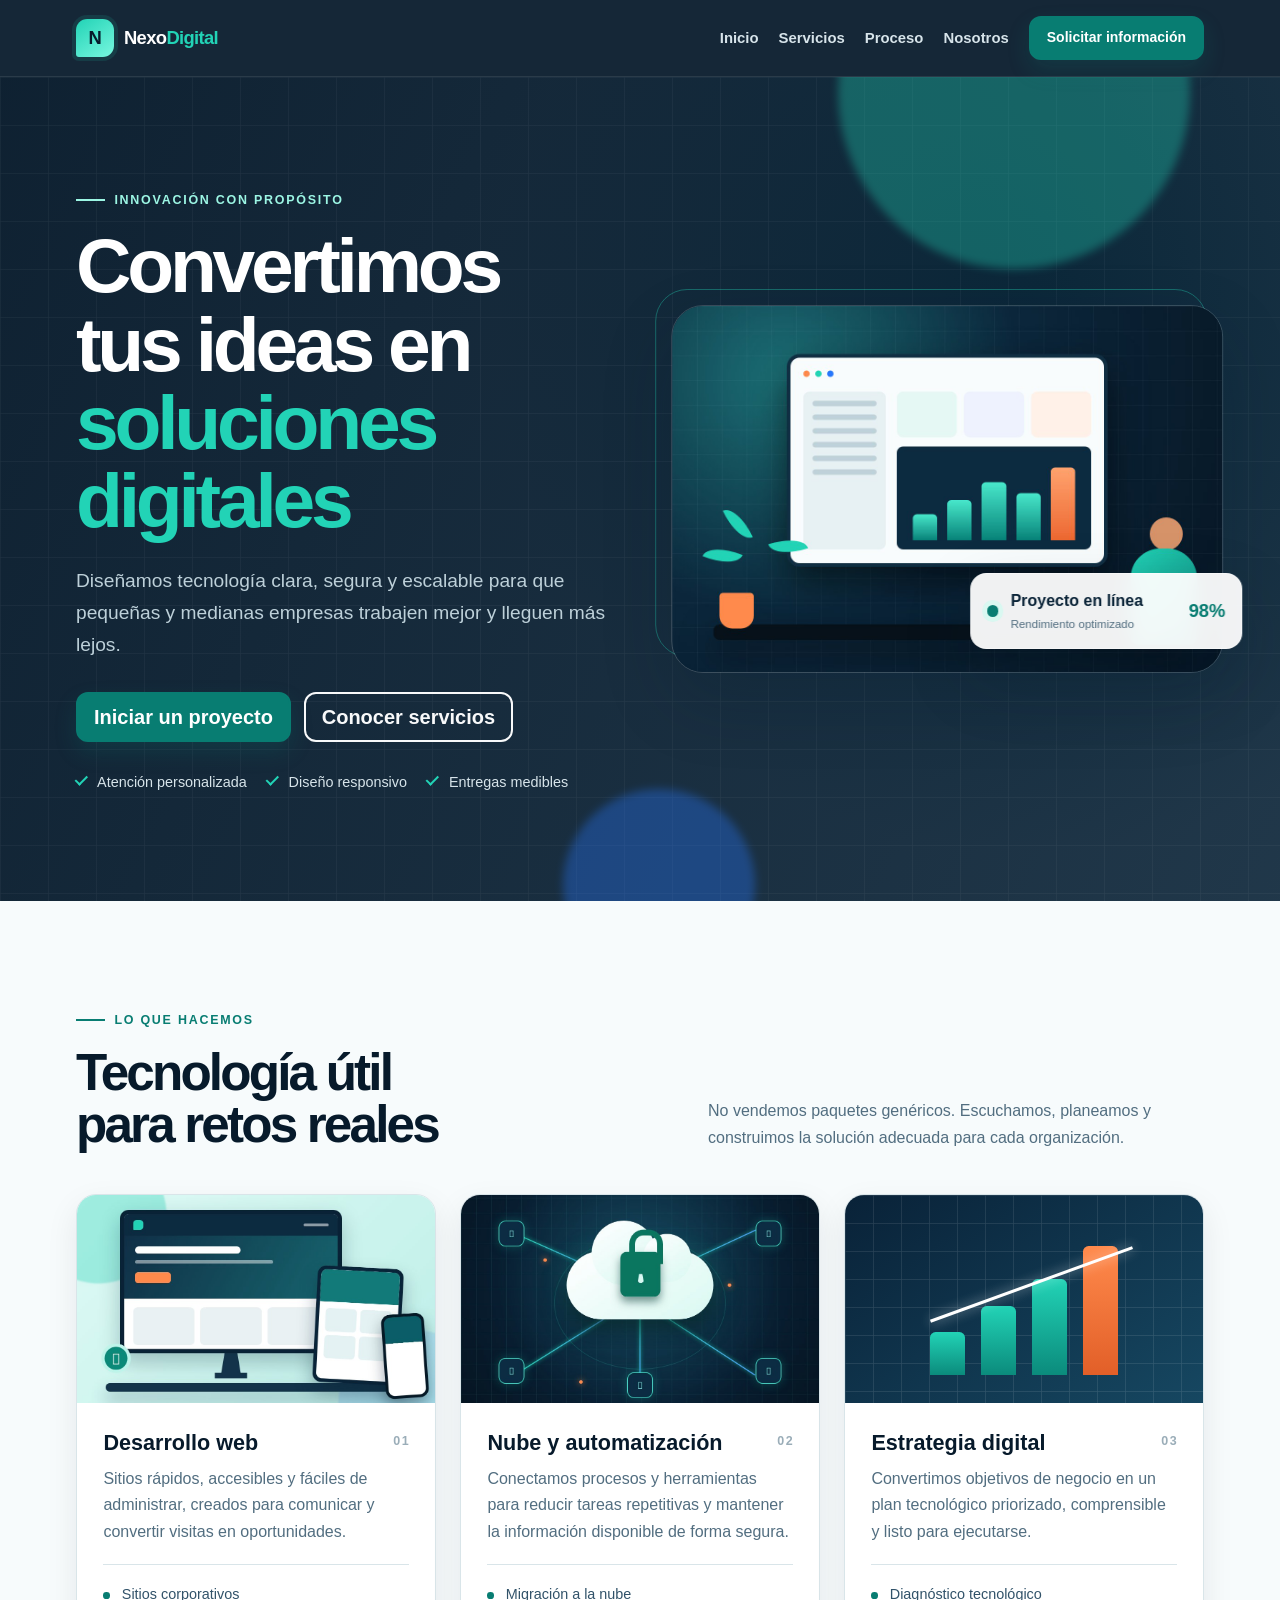
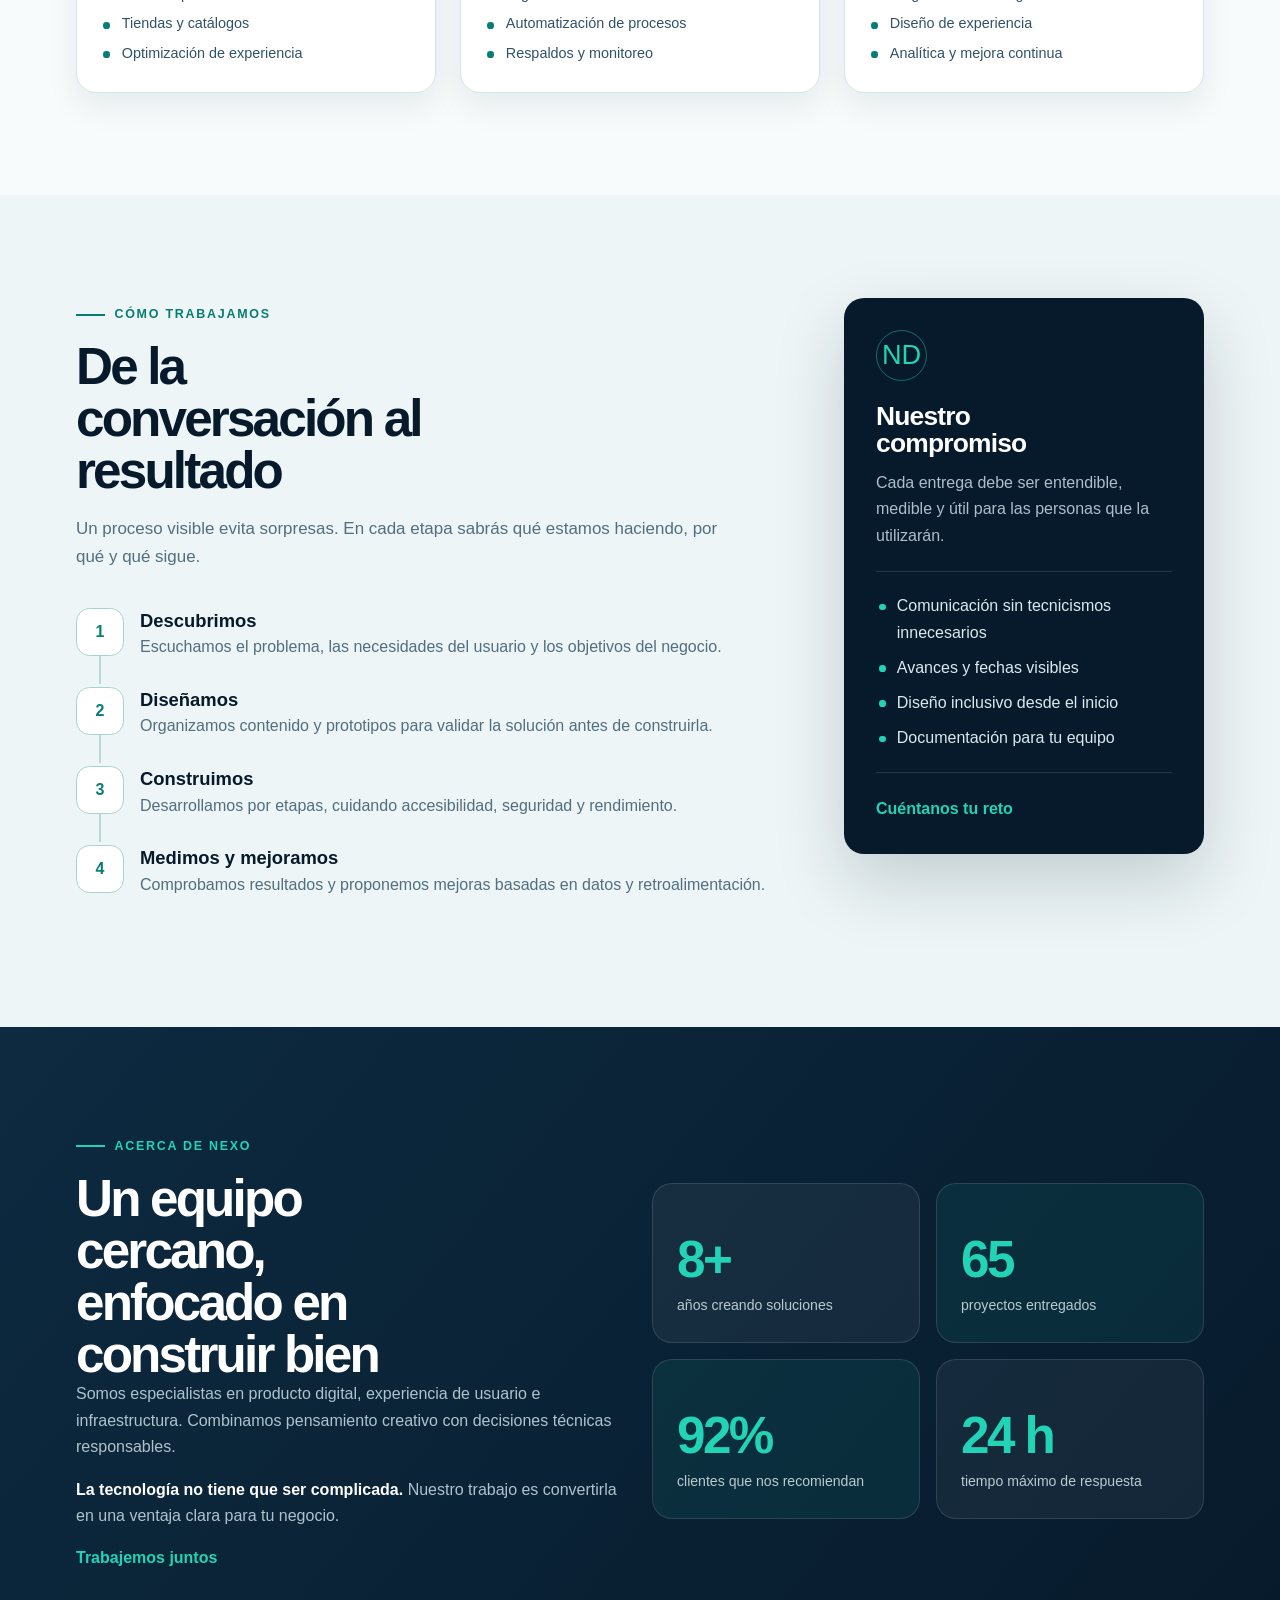
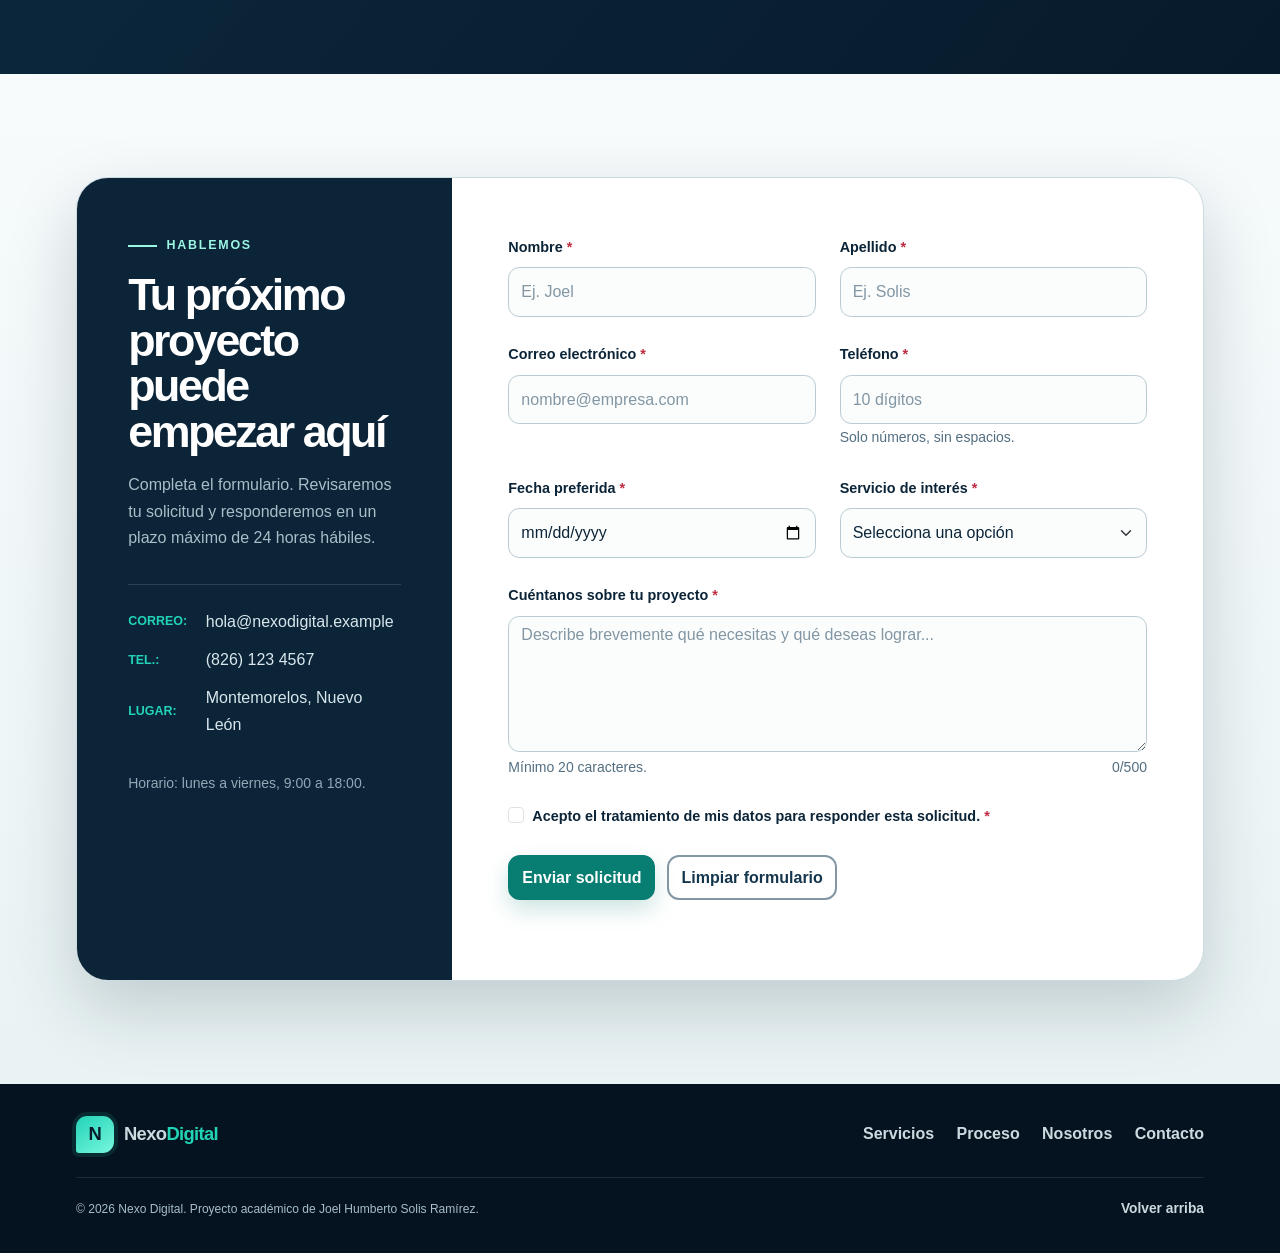
<file: index.html>
<!doctype html>
<html lang="es-MX">
<head>
  <meta charset="UTF-8">
  <meta name="viewport" content="width=device-width, initial-scale=1.0">
  <meta name="description" content="Nexo Digital crea sitios web, soluciones en la nube y experiencias digitales para empresas que quieren crecer.">
  <meta name="author" content="Joel Humberto Solis Ramírez">
  <meta name="theme-color" content="#071a2b">
  <title>Nexo Digital | Tecnología que impulsa tu negocio</title>

  <!-- Framework: Bootstrap 5.3.8 (grid, navbar, cards, botones y formularios). -->
  <link href="https://cdn.jsdelivr.net/npm/bootstrap@5.3.8/dist/css/bootstrap.min.css" rel="stylesheet">
  <link rel="stylesheet" href="css/style.css">
</head>
<body>
  <a class="skip-link" href="#contenido-principal">Saltar al contenido principal</a>

  <header class="site-header sticky-top">
    <!-- Componente Bootstrap: navbar responsiva con menú colapsable. -->
    <nav class="navbar navbar-expand-lg" aria-label="Navegación principal">
      <div class="container">
        <a class="navbar-brand" href="#inicio" aria-label="Nexo Digital, ir al inicio">
          <span class="brand-mark" aria-hidden="true">N</span>
          <span>Nexo<span class="brand-accent">Digital</span></span>
        </a>
        <button class="navbar-toggler" type="button" data-bs-toggle="collapse" data-bs-target="#menuPrincipal" aria-controls="menuPrincipal" aria-expanded="false" aria-label="Abrir menú de navegación">
          <span class="navbar-toggler-icon"></span>
        </button>
        <div class="collapse navbar-collapse" id="menuPrincipal">
          <ul class="navbar-nav ms-auto align-items-lg-center gap-lg-1">
            <li class="nav-item"><a class="nav-link" href="#inicio">Inicio</a></li>
            <li class="nav-item"><a class="nav-link" href="#servicios">Servicios</a></li>
            <li class="nav-item"><a class="nav-link" href="#proceso">Proceso</a></li>
            <li class="nav-item"><a class="nav-link" href="#nosotros">Nosotros</a></li>
            <li class="nav-item ms-lg-2"><a class="btn btn-primary btn-sm nav-cta" href="#contacto">Solicitar información</a></li>
          </ul>
        </div>
      </div>
    </nav>
  </header>

  <main id="contenido-principal">
    <section class="hero" id="inicio" aria-labelledby="titulo-principal">
      <div class="hero-orb hero-orb-one" aria-hidden="true"></div>
      <div class="hero-orb hero-orb-two" aria-hidden="true"></div>
      <div class="container position-relative">
        <!-- Sistema grid de Bootstrap: una columna en móvil y dos desde lg. -->
        <div class="row align-items-center g-4">
          <div class="col-12 col-lg-6">
            <p class="eyebrow"><span aria-hidden="true"></span> Innovación con propósito</p>
            <h1 id="titulo-principal">Convertimos tus ideas en <mark>soluciones digitales</mark></h1>
            <p class="hero-copy">Diseñamos tecnología clara, segura y escalable para que pequeñas y medianas empresas trabajen mejor y lleguen más lejos.</p>
            <div class="hero-actions">
              <!-- Componente Bootstrap: botones. -->
              <a class="btn btn-primary btn-lg" href="#contacto">Iniciar un proyecto</a>
              <a class="btn btn-outline-light btn-lg" href="#servicios">Conocer servicios</a>
            </div>
            <ul class="trust-list" aria-label="Beneficios principales">
              <li><span class="check-icon" aria-hidden="true"></span> Atención personalizada</li>
              <li><span class="check-icon" aria-hidden="true"></span> Diseño responsivo</li>
              <li><span class="check-icon" aria-hidden="true"></span> Entregas medibles</li>
            </ul>
          </div>
          <div class="col-12 col-lg-6">
            <figure class="hero-visual">
              <img src="img/imagen1.jpg" class="img-fluid" width="1200" height="800" alt="Equipo de tecnología analizando un panel digital en una oficina moderna">
              <figcaption class="floating-card">
                <span class="status-dot" aria-hidden="true"></span>
                <span><strong>Proyecto en línea</strong><small>Rendimiento optimizado</small></span>
                <strong class="score">98%</strong>
              </figcaption>
            </figure>
          </div>
        </div>
      </div>
    </section>

    <section class="section-space services" id="servicios" aria-labelledby="servicios-titulo">
      <div class="container">
        <div class="section-heading">
          <div>
            <p class="eyebrow dark"><span aria-hidden="true"></span> Lo que hacemos</p>
            <h2 id="servicios-titulo">Tecnología útil para retos reales</h2>
          </div>
          <p>No vendemos paquetes genéricos. Escuchamos, planeamos y construimos la solución adecuada para cada organización.</p>
        </div>

        <!-- Componentes Bootstrap: grid responsivo y cards. -->
        <div class="row g-4">
          <article class="col-12 col-md-6 col-lg-4">
            <div class="card service-card h-100">
              <img src="img/imagen2.jpg" class="card-img-top" width="1000" height="650" alt="Interfaz de un sitio web adaptable mostrada en diferentes dispositivos">
              <div class="card-body">
                <span class="service-number">01</span>
                <h3 class="card-title">Desarrollo web</h3>
                <p class="card-text">Sitios rápidos, accesibles y fáciles de administrar, creados para comunicar y convertir visitas en oportunidades.</p>
                <ul class="service-list">
                  <li>Sitios corporativos</li>
                  <li>Tiendas y catálogos</li>
                  <li>Optimización de experiencia</li>
                </ul>
              </div>
            </div>
          </article>

          <article class="col-12 col-md-6 col-lg-4">
            <div class="card service-card h-100">
              <img src="img/imagen3.jpg" class="card-img-top" width="1000" height="650" alt="Representación abstracta de infraestructura segura conectada en la nube">
              <div class="card-body">
                <span class="service-number">02</span>
                <h3 class="card-title">Nube y automatización</h3>
                <p class="card-text">Conectamos procesos y herramientas para reducir tareas repetitivas y mantener la información disponible de forma segura.</p>
                <ul class="service-list">
                  <li>Migración a la nube</li>
                  <li>Automatización de procesos</li>
                  <li>Respaldos y monitoreo</li>
                </ul>
              </div>
            </div>
          </article>

          <article class="col-12 col-md-6 col-lg-4">
            <div class="card service-card h-100">
              <div class="strategy-visual" role="img" aria-label="Gráfica ascendente que representa estrategia y crecimiento digital">
                <span class="bar bar-one"></span><span class="bar bar-two"></span><span class="bar bar-three"></span><span class="bar bar-four"></span>
                <span class="trend-line" aria-hidden="true"></span>
              </div>
              <div class="card-body">
                <span class="service-number">03</span>
                <h3 class="card-title">Estrategia digital</h3>
                <p class="card-text">Convertimos objetivos de negocio en un plan tecnológico priorizado, comprensible y listo para ejecutarse.</p>
                <ul class="service-list">
                  <li>Diagnóstico tecnológico</li>
                  <li>Diseño de experiencia</li>
                  <li>Analítica y mejora continua</li>
                </ul>
              </div>
            </div>
          </article>
        </div>
      </div>
    </section>

    <section class="section-space process-section" id="proceso" aria-labelledby="proceso-titulo">
      <div class="container">
        <div class="row g-4 align-items-start">
          <article class="col-12 col-lg-8">
            <p class="eyebrow dark"><span aria-hidden="true"></span> Cómo trabajamos</p>
            <h2 id="proceso-titulo">De la conversación al resultado</h2>
            <p class="lead-copy">Un proceso visible evita sorpresas. En cada etapa sabrás qué estamos haciendo, por qué y qué sigue.</p>
            <ol class="process-list">
              <li>
                <span class="step-number">1</span>
                <div><h3>Descubrimos</h3><p>Escuchamos el problema, las necesidades del usuario y los objetivos del negocio.</p></div>
              </li>
              <li>
                <span class="step-number">2</span>
                <div><h3>Diseñamos</h3><p>Organizamos contenido y prototipos para validar la solución antes de construirla.</p></div>
              </li>
              <li>
                <span class="step-number">3</span>
                <div><h3>Construimos</h3><p>Desarrollamos por etapas, cuidando accesibilidad, seguridad y rendimiento.</p></div>
              </li>
              <li>
                <span class="step-number">4</span>
                <div><h3>Medimos y mejoramos</h3><p>Comprobamos resultados y proponemos mejoras basadas en datos y retroalimentación.</p></div>
              </li>
            </ol>
          </article>

          <aside class="col-12 col-lg-4" aria-labelledby="compromiso-titulo">
            <div class="commitment-card">
              <span class="commitment-icon" aria-hidden="true">ND</span>
              <h2 id="compromiso-titulo">Nuestro compromiso</h2>
              <p>Cada entrega debe ser entendible, medible y útil para las personas que la utilizarán.</p>
              <ul>
                <li>Comunicación sin tecnicismos innecesarios</li>
                <li>Avances y fechas visibles</li>
                <li>Diseño inclusivo desde el inicio</li>
                <li>Documentación para tu equipo</li>
              </ul>
              <a href="#contacto">Cuéntanos tu reto</a>
            </div>
          </aside>
        </div>
      </div>
    </section>

    <section class="section-space about-section" id="nosotros" aria-labelledby="nosotros-titulo">
      <div class="container">
        <div class="row align-items-center g-4">
          <div class="col-12 col-lg-6">
            <p class="eyebrow"><span aria-hidden="true"></span> Acerca de Nexo</p>
            <h2 id="nosotros-titulo">Un equipo cercano, enfocado en construir bien</h2>
            <p>Somos especialistas en producto digital, experiencia de usuario e infraestructura. Combinamos pensamiento creativo con decisiones técnicas responsables.</p>
            <p><strong>La tecnología no tiene que ser complicada.</strong> Nuestro trabajo es convertirla en una ventaja clara para tu negocio.</p>
            <a class="text-link" href="#contacto">Trabajemos juntos</a>
          </div>
          <div class="col-12 col-lg-6">
            <ul class="stats-grid" aria-label="Indicadores de la empresa">
              <li><strong>8+</strong><span>años creando soluciones</span></li>
              <li><strong>65</strong><span>proyectos entregados</span></li>
              <li><strong>92%</strong><span>clientes que nos recomiendan</span></li>
              <li><strong>24 h</strong><span>tiempo máximo de respuesta</span></li>
            </ul>
          </div>
        </div>
      </div>
    </section>

    <section class="section-space contact-section" id="contacto" aria-labelledby="contacto-titulo">
      <div class="container">
        <div class="contact-shell">
          <div class="row g-0">
            <aside class="col-12 col-lg-4 contact-info" aria-labelledby="contacto-titulo">
              <p class="eyebrow"><span aria-hidden="true"></span> Hablemos</p>
              <h2 id="contacto-titulo">Tu próximo proyecto puede empezar aquí</h2>
              <p>Completa el formulario. Revisaremos tu solicitud y responderemos en un plazo máximo de 24 horas hábiles.</p>
              <address>
                <a href="mailto:hola@nexodigital.example"><span class="contact-label">Correo:</span> hola@nexodigital.example</a>
                <a href="tel:+528261234567"><span class="contact-label">Tel.:</span> (826) 123 4567</a>
                <span><span class="contact-label">Lugar:</span> Montemorelos, Nuevo León</span>
              </address>
              <small>Horario: lunes a viernes, 9:00 a 18:00.</small>
            </aside>

            <article class="col-12 col-lg-8 form-panel" aria-label="Formulario de contacto">
              <!-- Componente Bootstrap: formulario, controles, grid y mensajes de validación. -->
              <form id="contactForm" class="row g-4" action="#contacto" method="post">
                <div class="col-12 col-md-6">
                  <label class="form-label" for="nombre">Nombre <span aria-hidden="true">*</span></label>
                  <input class="form-control" type="text" id="nombre" name="nombre" placeholder="Ej. Joel" minlength="2" maxlength="40" autocomplete="given-name" required>
                  <div class="invalid-feedback">Escribe un nombre de 2 a 40 caracteres.</div>
                </div>
                <div class="col-12 col-md-6">
                  <label class="form-label" for="apellido">Apellido <span aria-hidden="true">*</span></label>
                  <input class="form-control" type="text" id="apellido" name="apellido" placeholder="Ej. Solis" minlength="2" maxlength="50" autocomplete="family-name" required>
                  <div class="invalid-feedback">Escribe un apellido de 2 a 50 caracteres.</div>
                </div>
                <div class="col-12 col-md-6">
                  <label class="form-label" for="correo">Correo electrónico <span aria-hidden="true">*</span></label>
                  <input class="form-control" type="email" id="correo" name="correo" placeholder="nombre@empresa.com" maxlength="100" autocomplete="email" required>
                  <div class="invalid-feedback">Ingresa un correo electrónico válido.</div>
                </div>
                <div class="col-12 col-md-6">
                  <label class="form-label" for="telefono">Teléfono <span aria-hidden="true">*</span></label>
                  <input class="form-control" type="tel" id="telefono" name="telefono" placeholder="10 dígitos" pattern="[0-9]{10}" maxlength="10" inputmode="numeric" autocomplete="tel" aria-describedby="telefono-ayuda" required>
                  <small id="telefono-ayuda" class="form-text">Solo números, sin espacios.</small>
                  <div class="invalid-feedback">Ingresa exactamente 10 dígitos.</div>
                </div>
                <div class="col-12 col-md-6">
                  <label class="form-label" for="fecha">Fecha preferida <span aria-hidden="true">*</span></label>
                  <input class="form-control" type="date" id="fecha" name="fecha" required>
                  <div class="invalid-feedback">Selecciona una fecha.</div>
                </div>
                <div class="col-12 col-md-6">
                  <label class="form-label" for="servicio">Servicio de interés <span aria-hidden="true">*</span></label>
                  <select class="form-select" id="servicio" name="servicio" required>
                    <option value="" selected disabled>Selecciona una opción</option>
                    <option value="web">Desarrollo web</option>
                    <option value="nube">Nube y automatización</option>
                    <option value="estrategia">Estrategia digital</option>
                    <option value="otro">Otro proyecto</option>
                  </select>
                  <div class="invalid-feedback">Selecciona un servicio.</div>
                </div>
                <div class="col-12">
                  <label class="form-label" for="mensaje">Cuéntanos sobre tu proyecto <span aria-hidden="true">*</span></label>
                  <textarea class="form-control" id="mensaje" name="mensaje" rows="5" placeholder="Describe brevemente qué necesitas y qué deseas lograr..." minlength="20" maxlength="500" aria-describedby="contador-mensaje" required></textarea>
                  <div class="d-flex justify-content-between gap-3">
                    <small class="form-text">Mínimo 20 caracteres.</small>
                    <small id="contador-mensaje" class="form-text" aria-live="polite">0/500</small>
                  </div>
                  <div class="invalid-feedback">Describe tu proyecto usando entre 20 y 500 caracteres.</div>
                </div>
                <div class="col-12">
                  <div class="form-check">
                    <input class="form-check-input" type="checkbox" id="terminos" name="terminos" required>
                    <label class="form-check-label" for="terminos">Acepto el tratamiento de mis datos para responder esta solicitud. <span aria-hidden="true">*</span></label>
                    <div class="invalid-feedback">Debes aceptar los términos antes de enviar.</div>
                  </div>
                </div>
                <div class="col-12 form-actions">
                  <button class="btn btn-primary" type="submit">Enviar solicitud</button>
                  <button class="btn btn-outline-secondary" type="reset">Limpiar formulario</button>
                </div>
                <div class="col-12">
                  <p id="formStatus" class="form-status" role="status" aria-live="polite" tabindex="-1"></p>
                </div>
              </form>
            </article>
          </div>
        </div>
      </div>
    </section>
  </main>

  <footer class="site-footer">
    <div class="container">
      <div class="footer-top">
        <a class="navbar-brand footer-brand" href="#inicio"><span class="brand-mark" aria-hidden="true">N</span><span>Nexo<span class="brand-accent">Digital</span></span></a>
        <nav aria-label="Navegación secundaria">
          <ul>
            <li><a href="#servicios">Servicios</a></li>
            <li><a href="#proceso">Proceso</a></li>
            <li><a href="#nosotros">Nosotros</a></li>
            <li><a href="#contacto">Contacto</a></li>
          </ul>
        </nav>
      </div>
      <div class="footer-bottom">
        <small>© 2026 Nexo Digital. Proyecto académico de Joel Humberto Solis Ramírez.</small>
        <a href="#inicio">Volver arriba</a>
      </div>
    </div>
  </footer>

  <!-- Framework: bundle JavaScript de Bootstrap para el menú colapsable. -->
  <script src="https://cdn.jsdelivr.net/npm/bootstrap@5.3.8/dist/js/bootstrap.bundle.min.js"></script>
  <script src="js/script.js"></script>
</body>
</html>
</file>
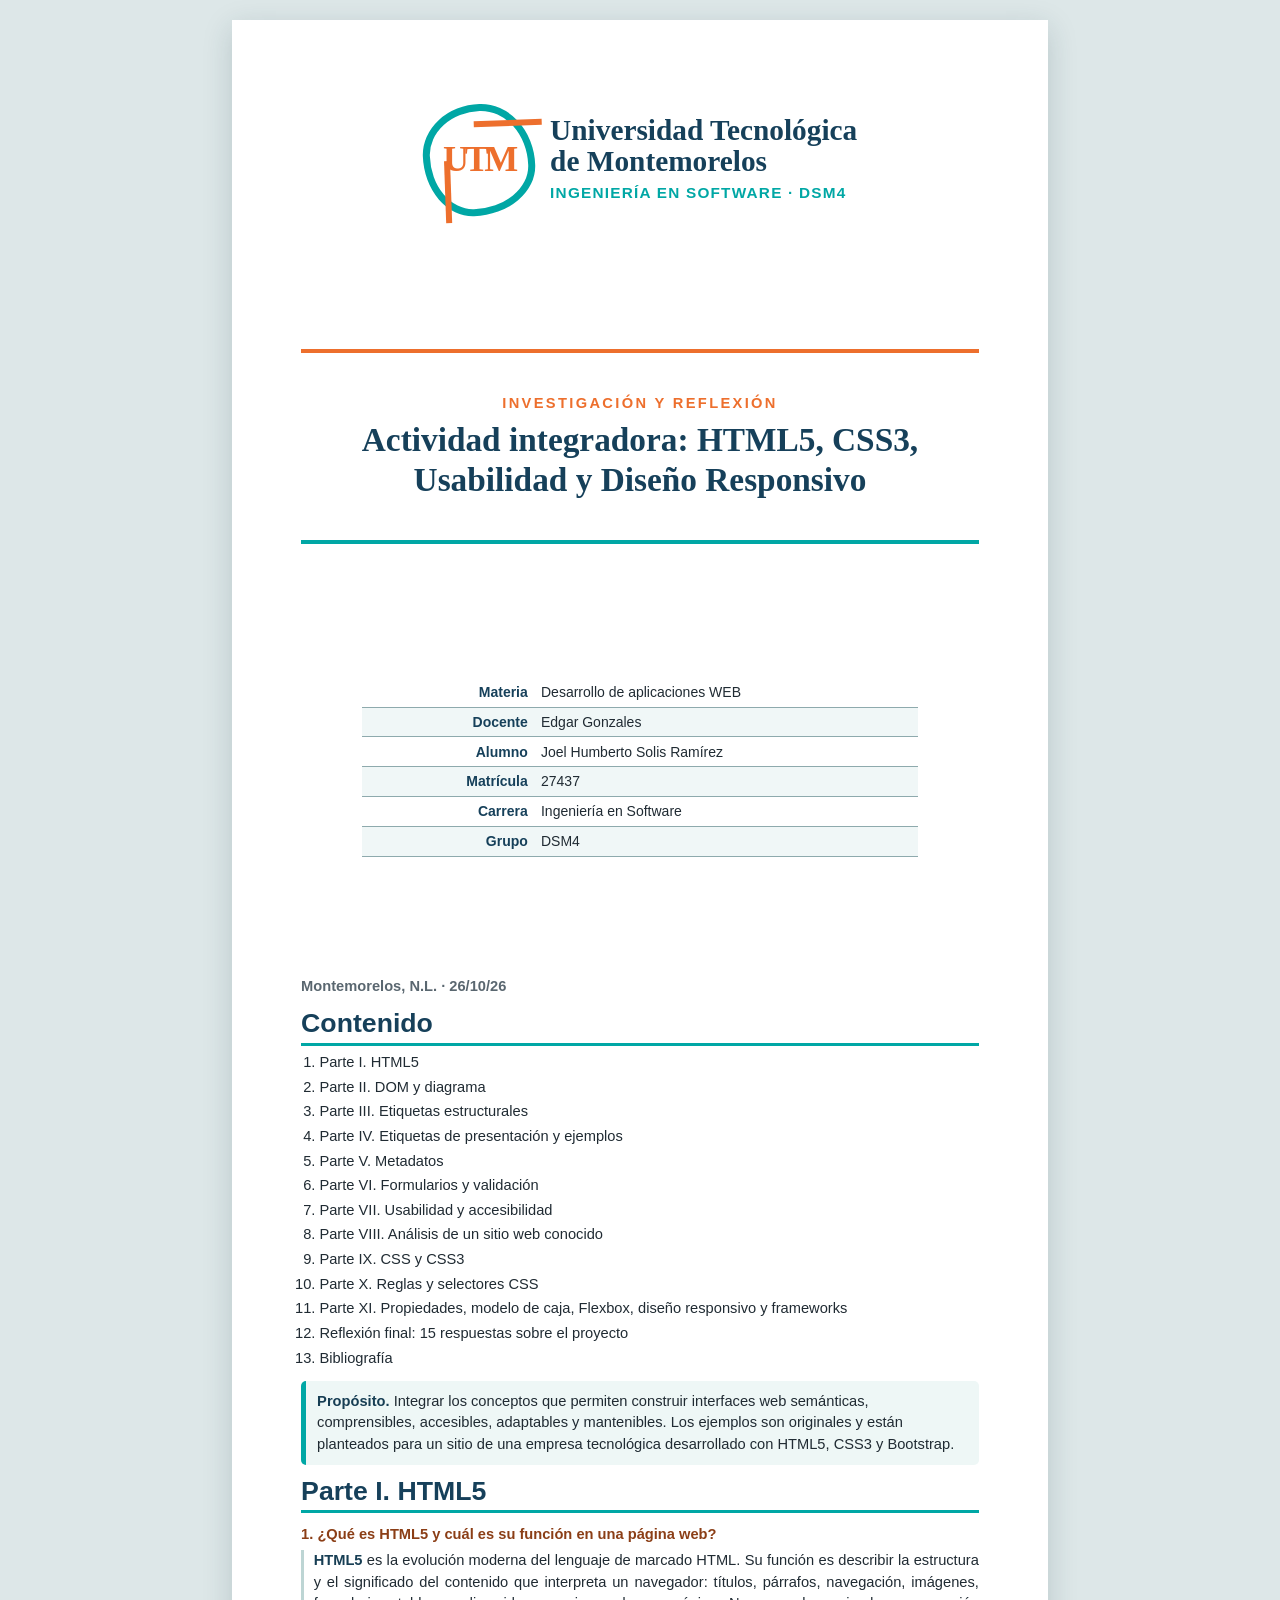
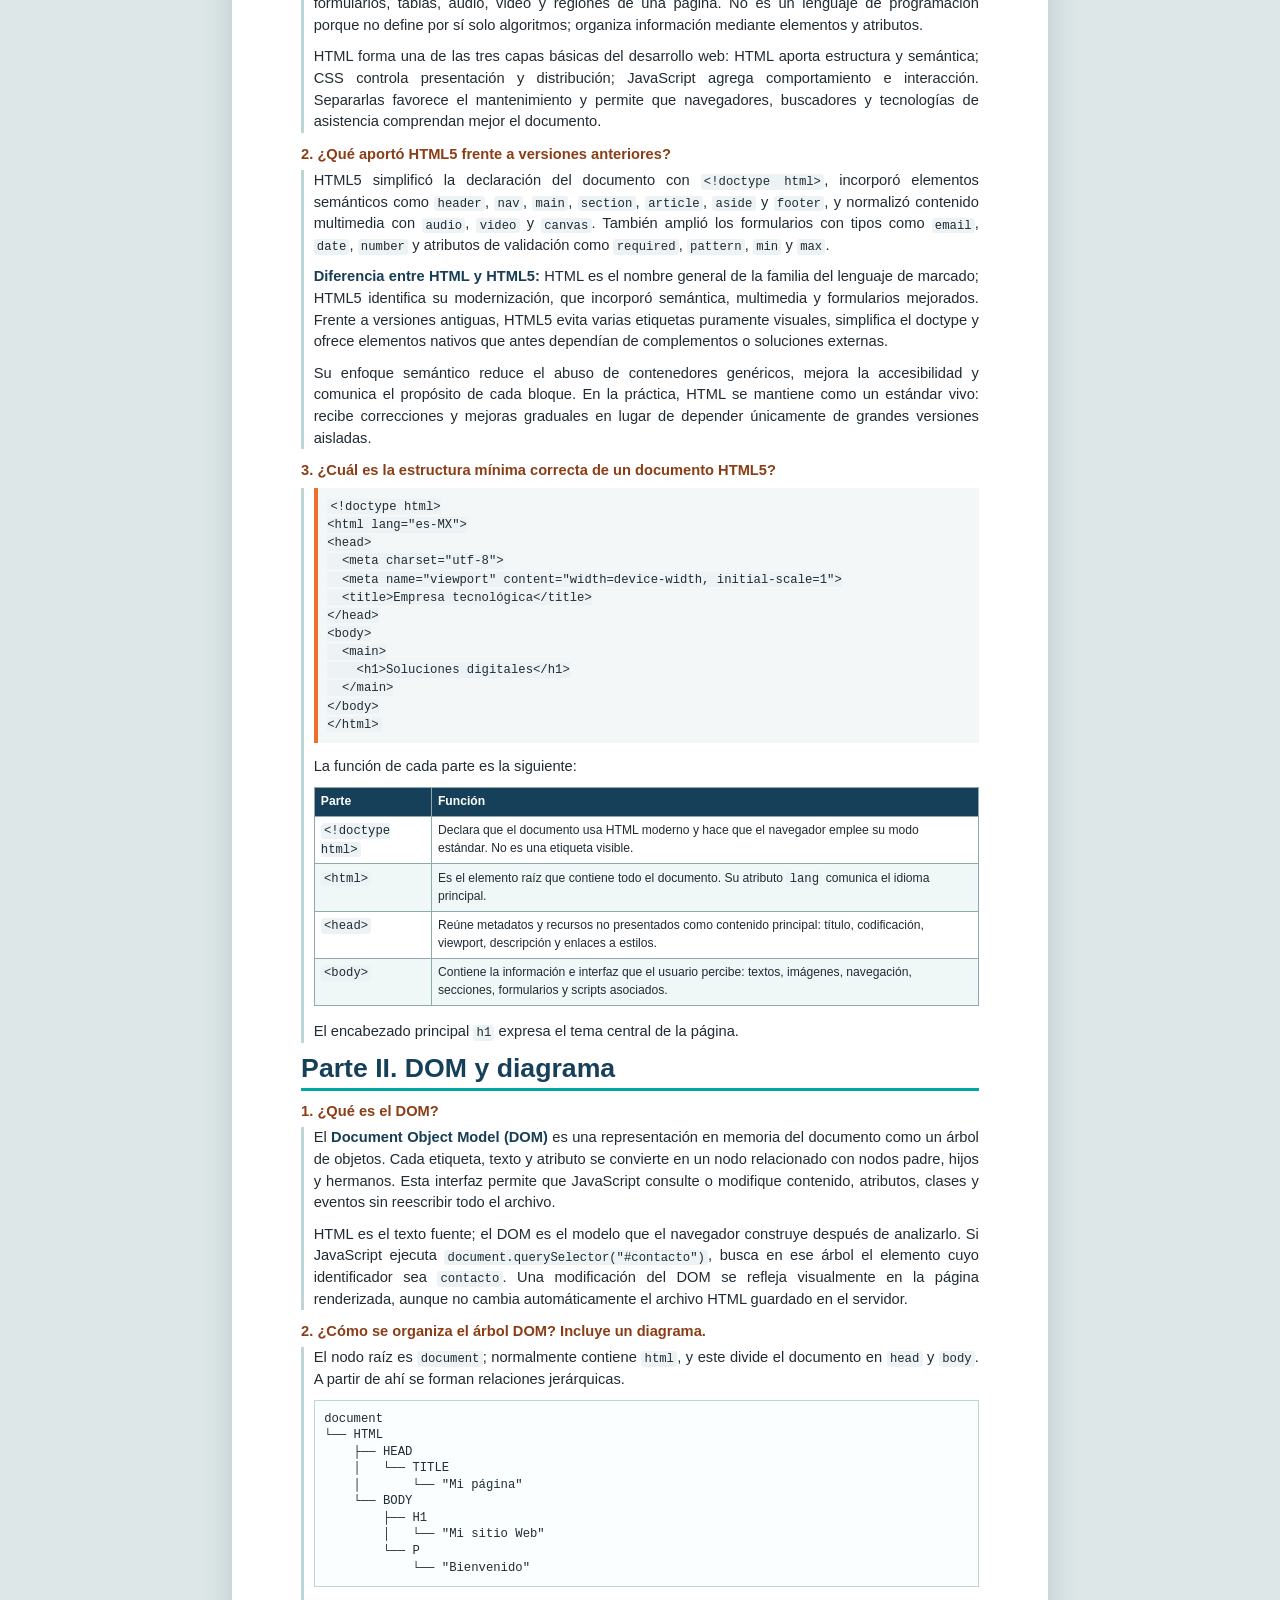
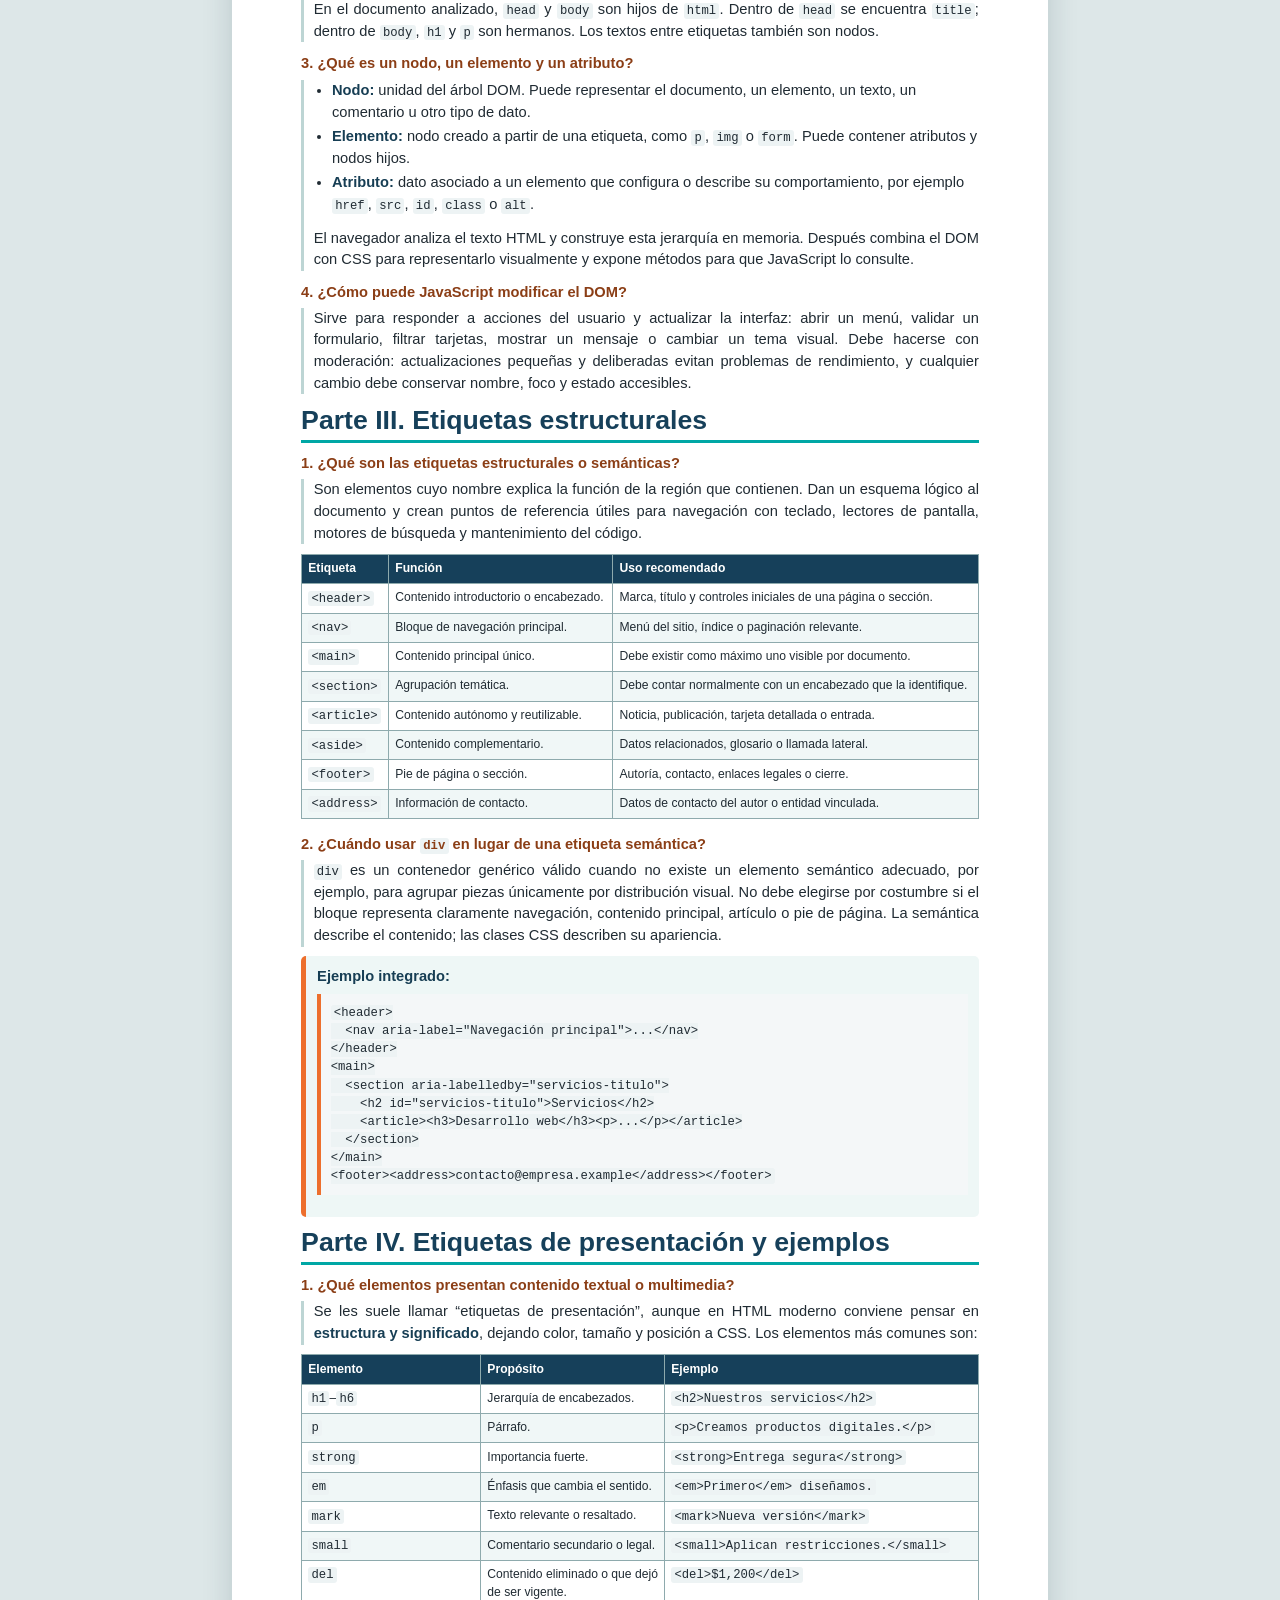
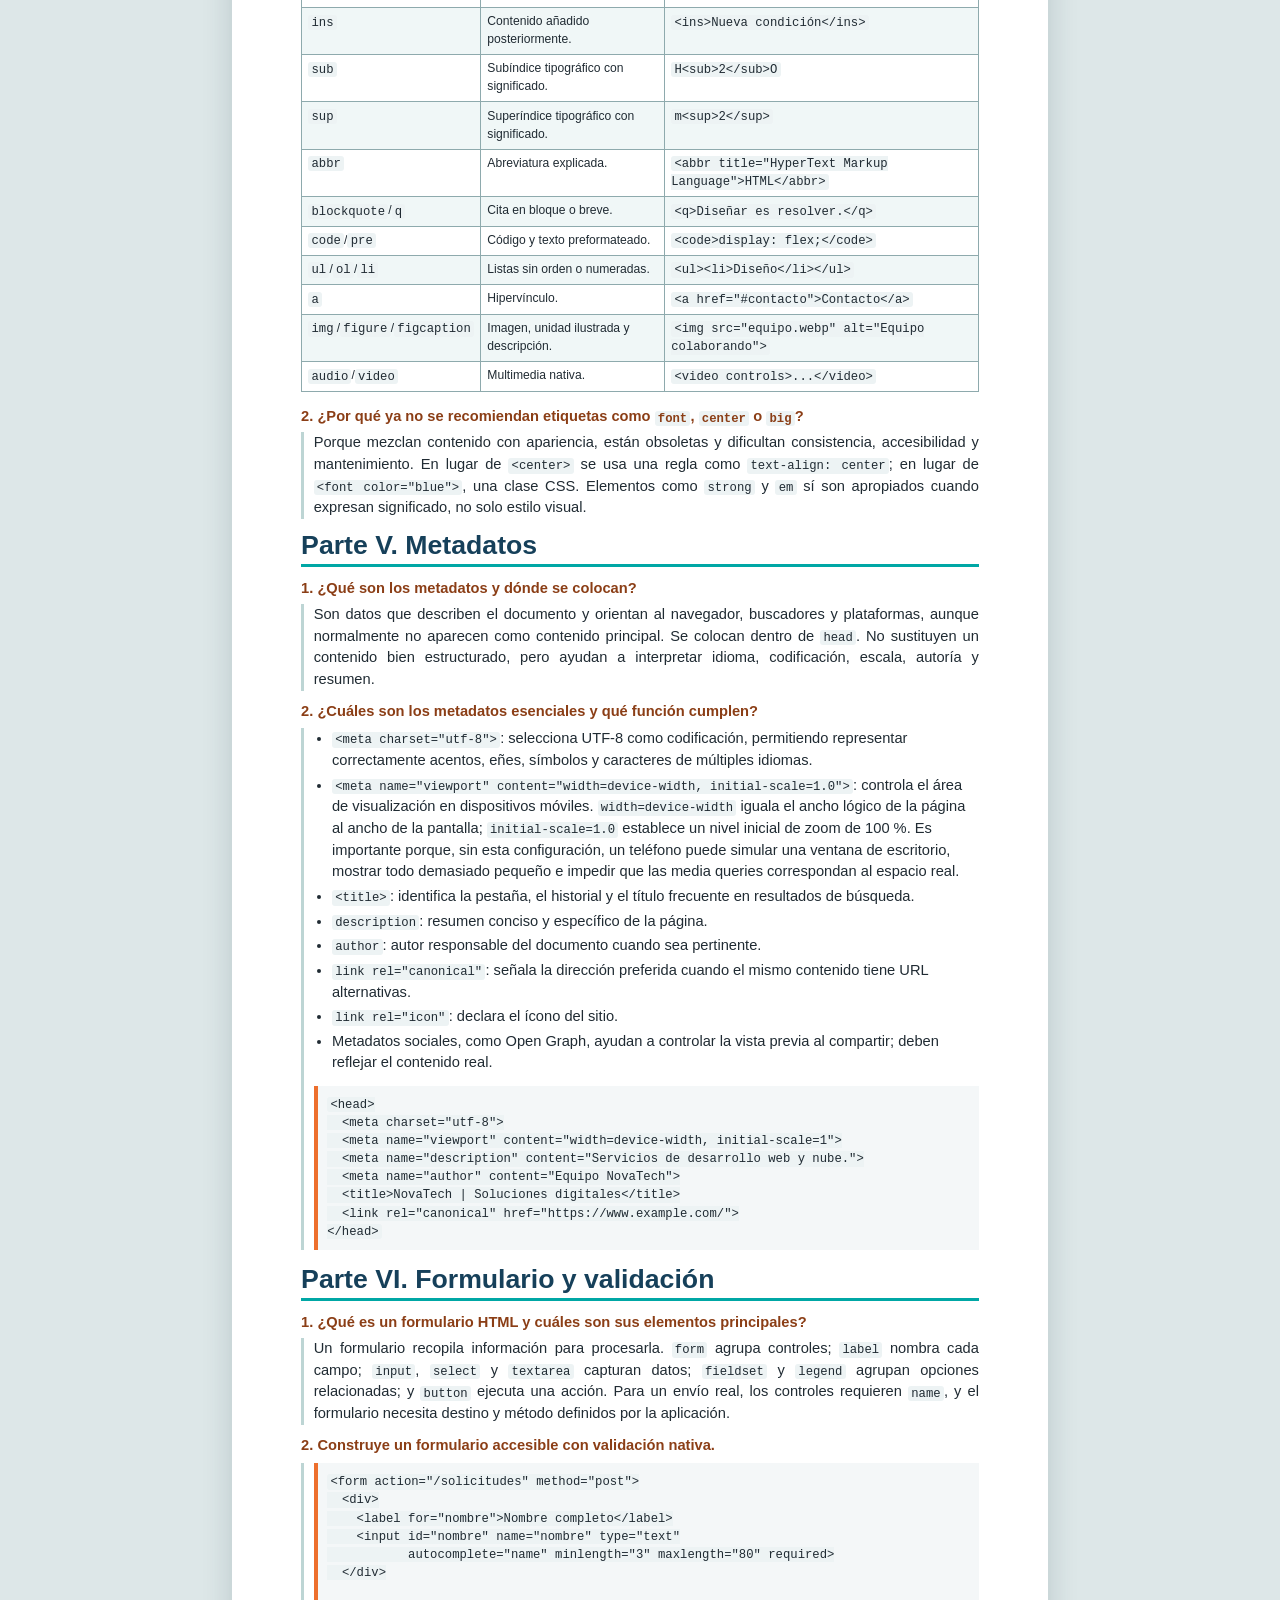
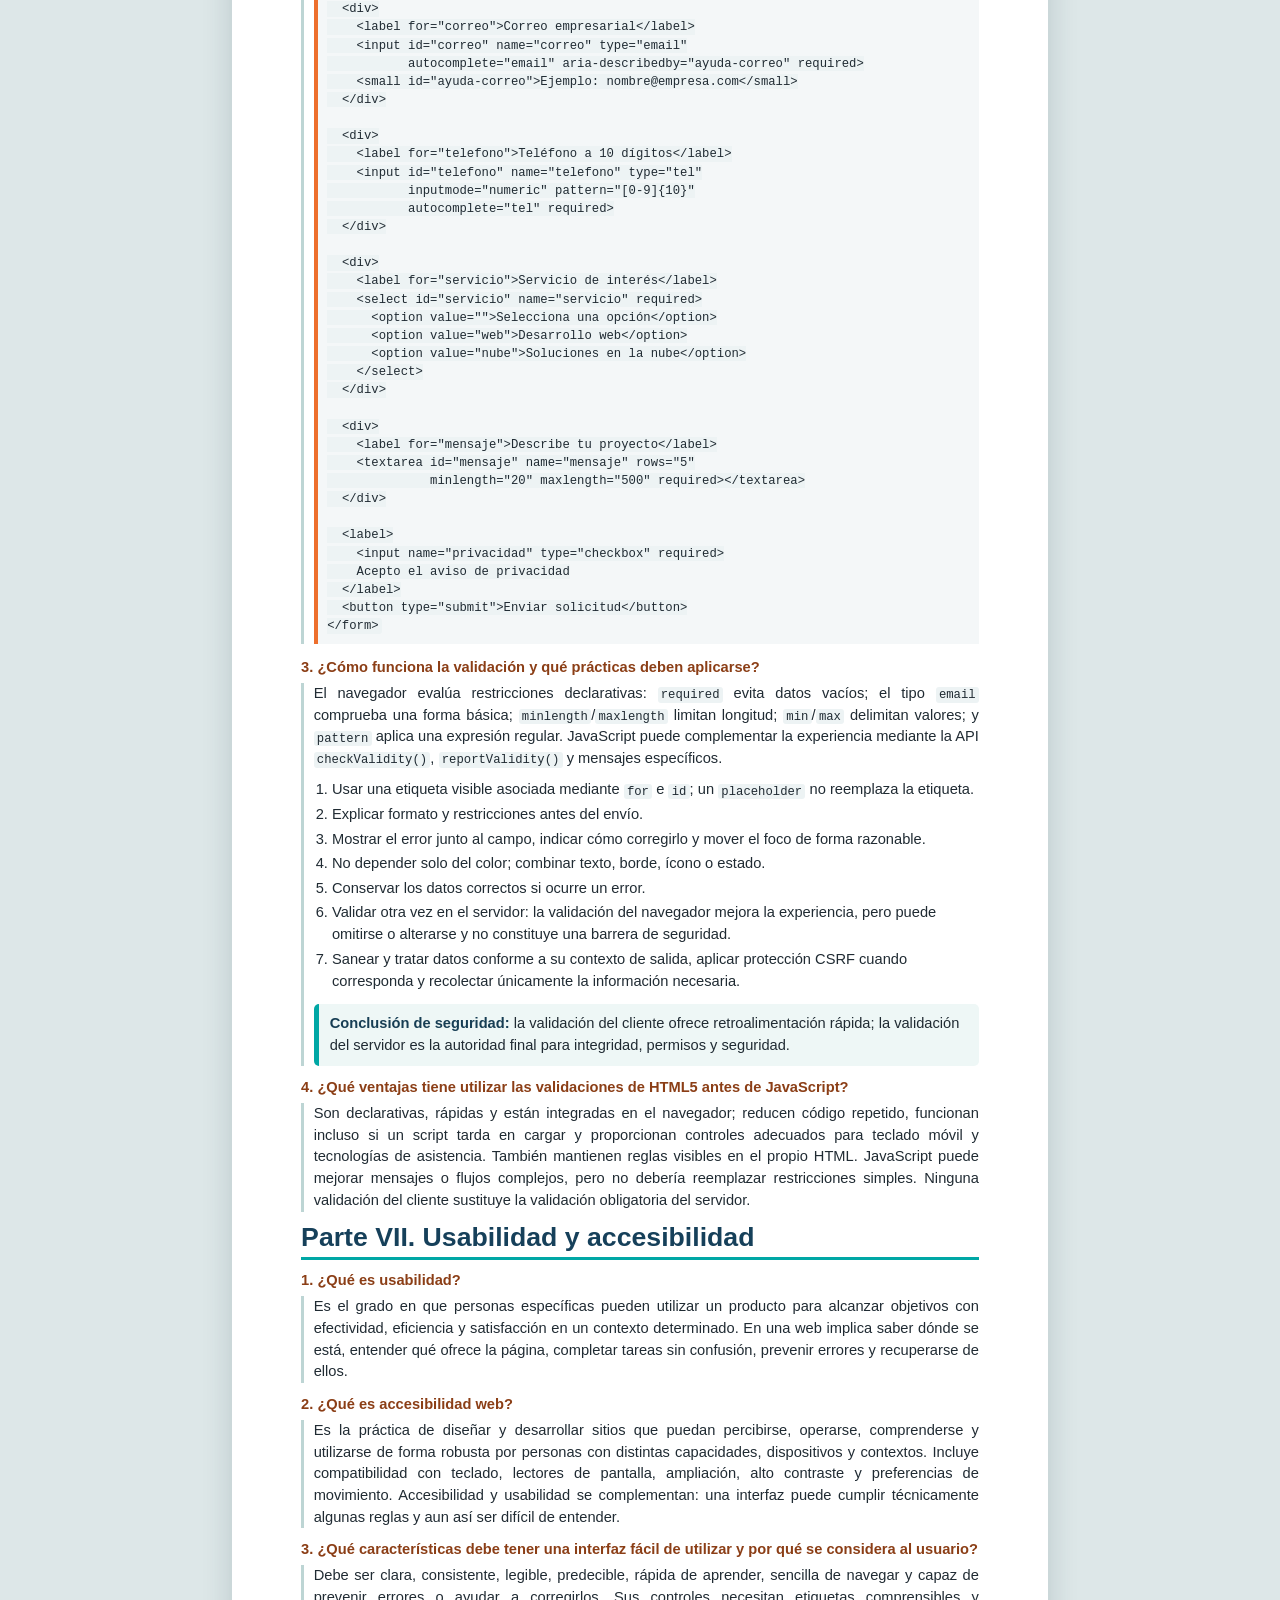
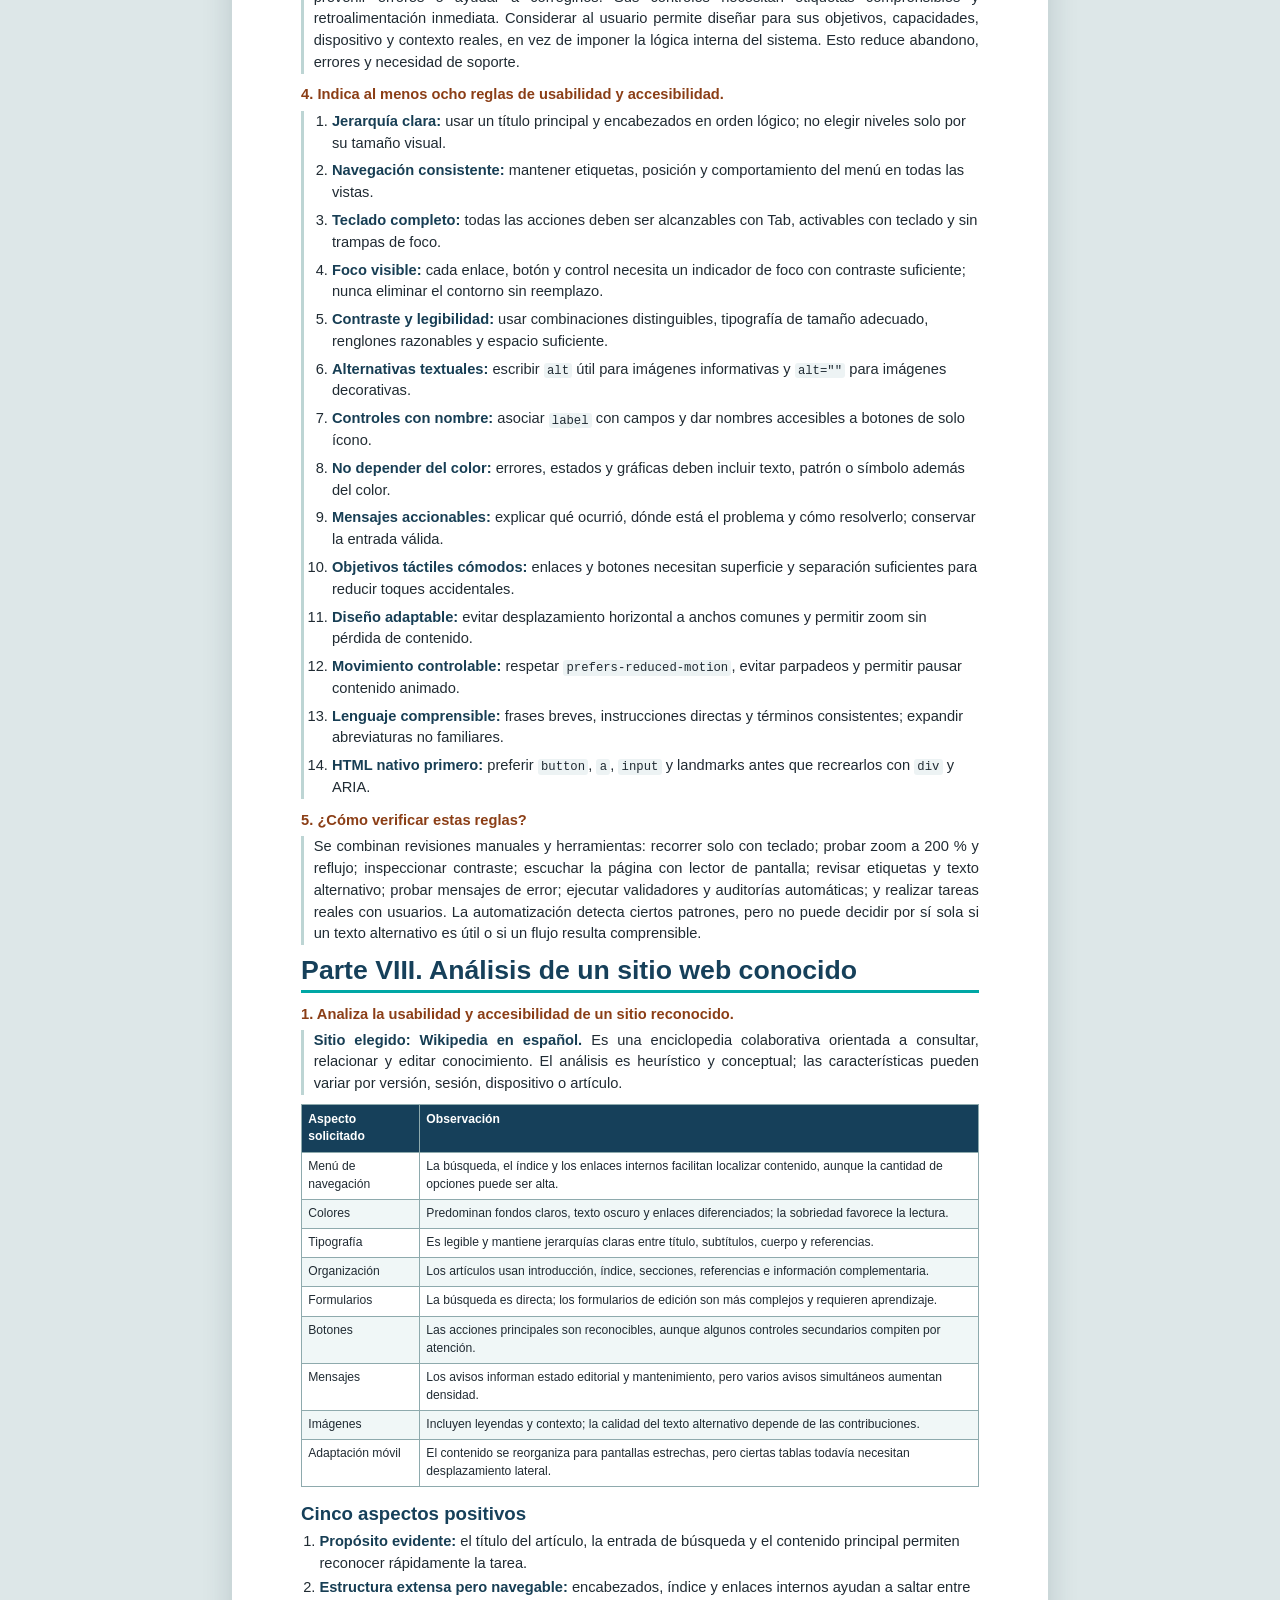
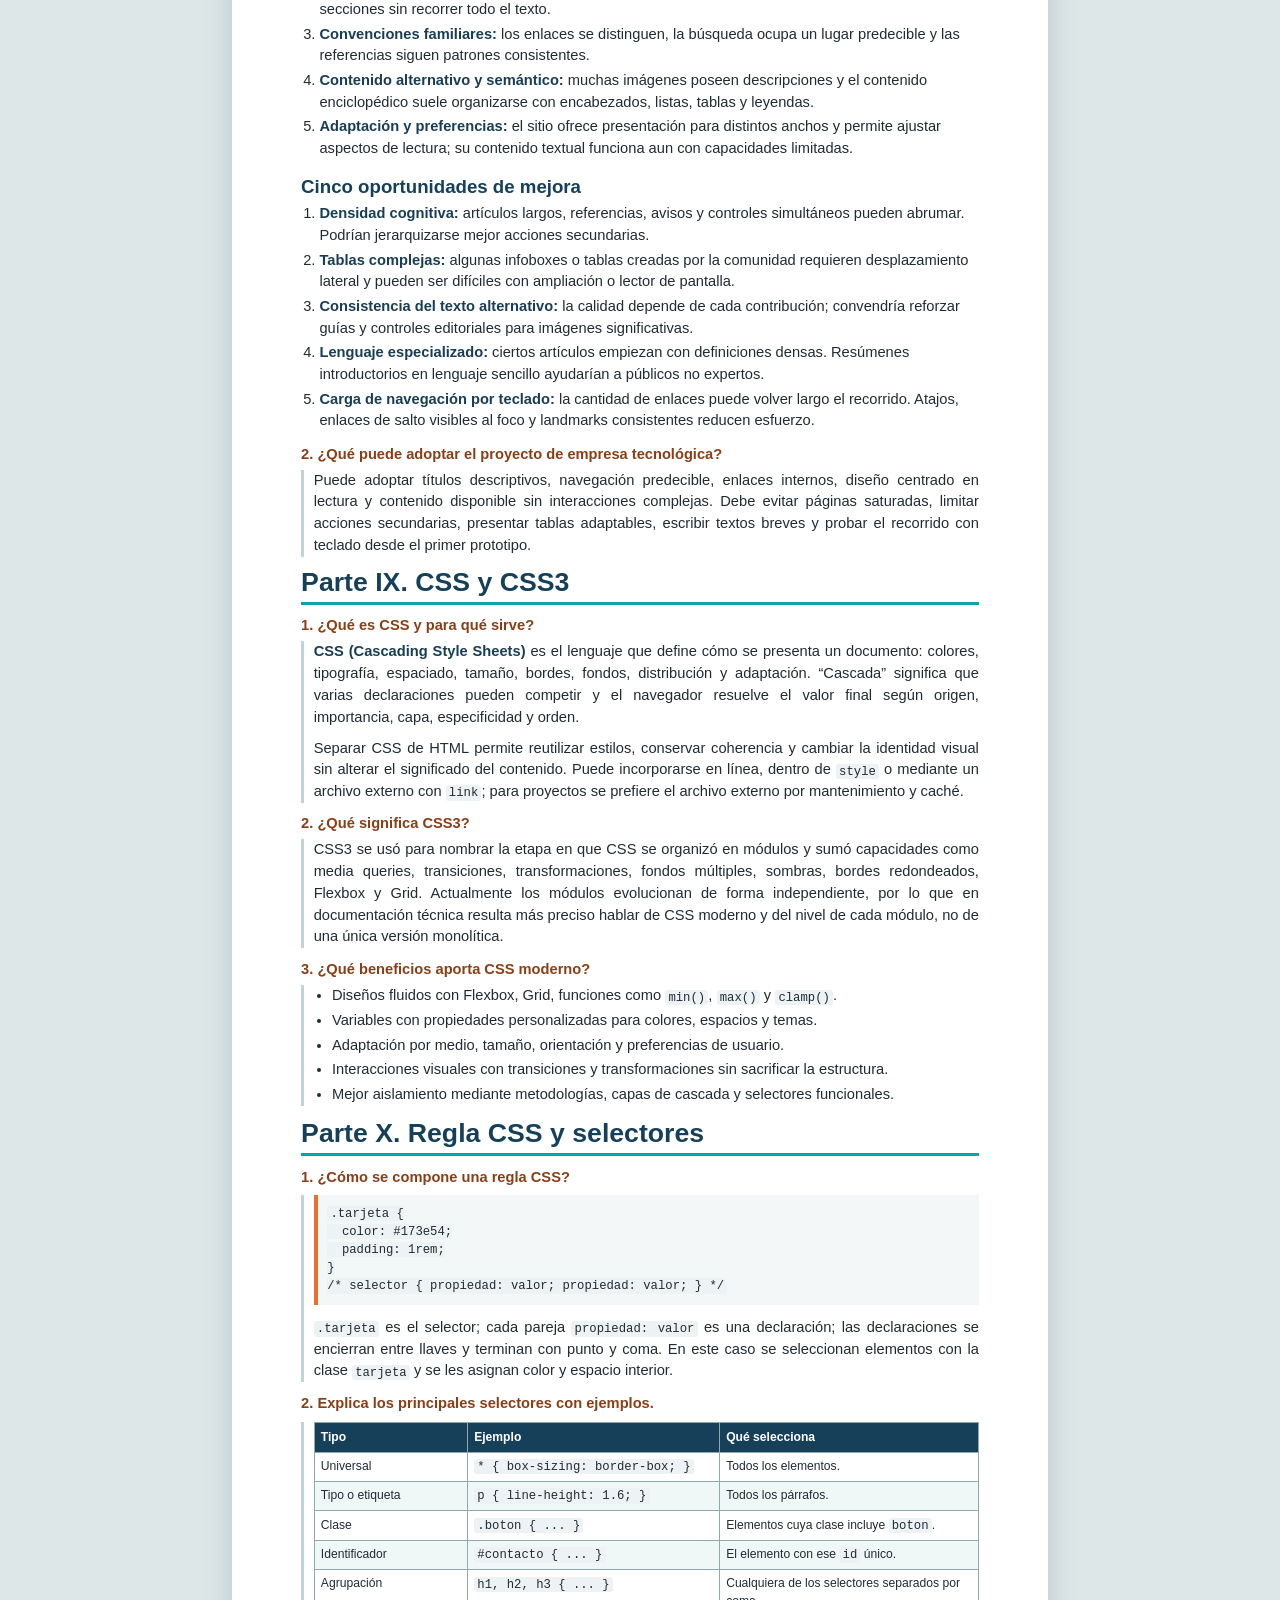
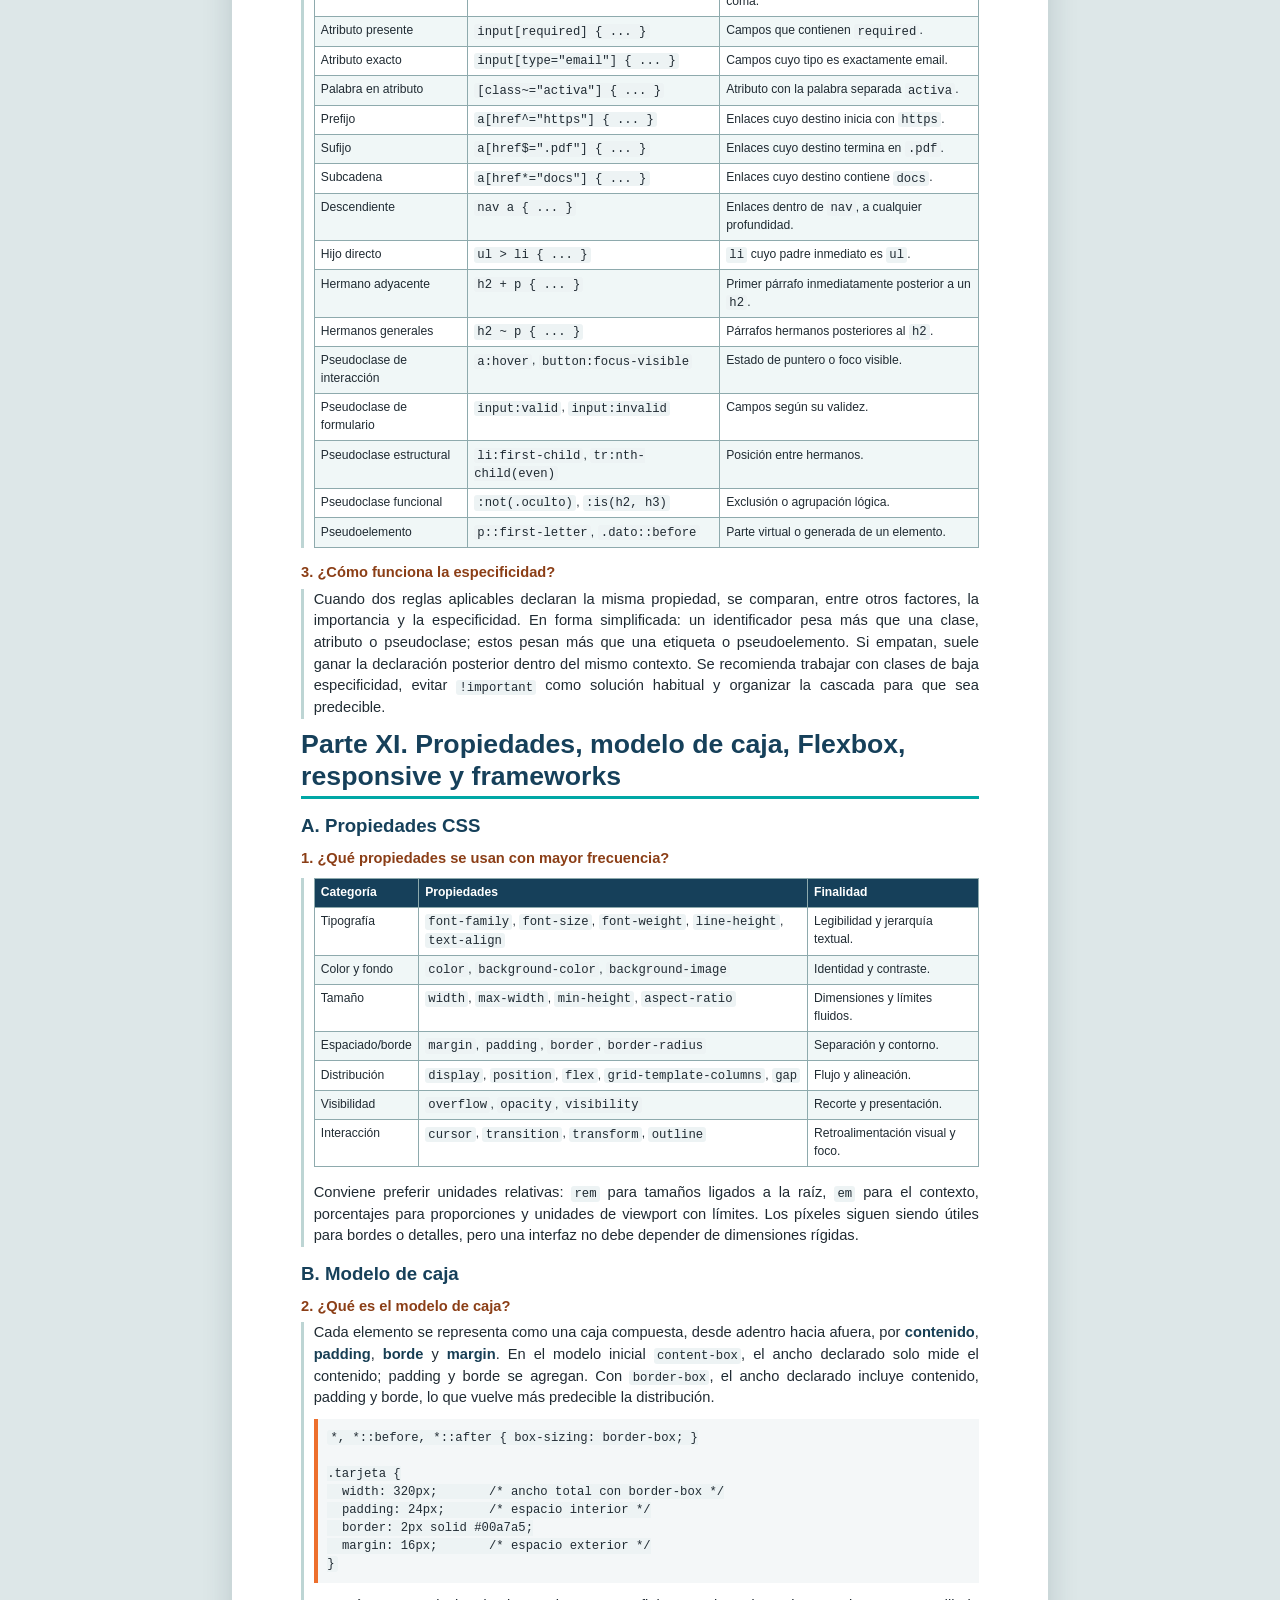
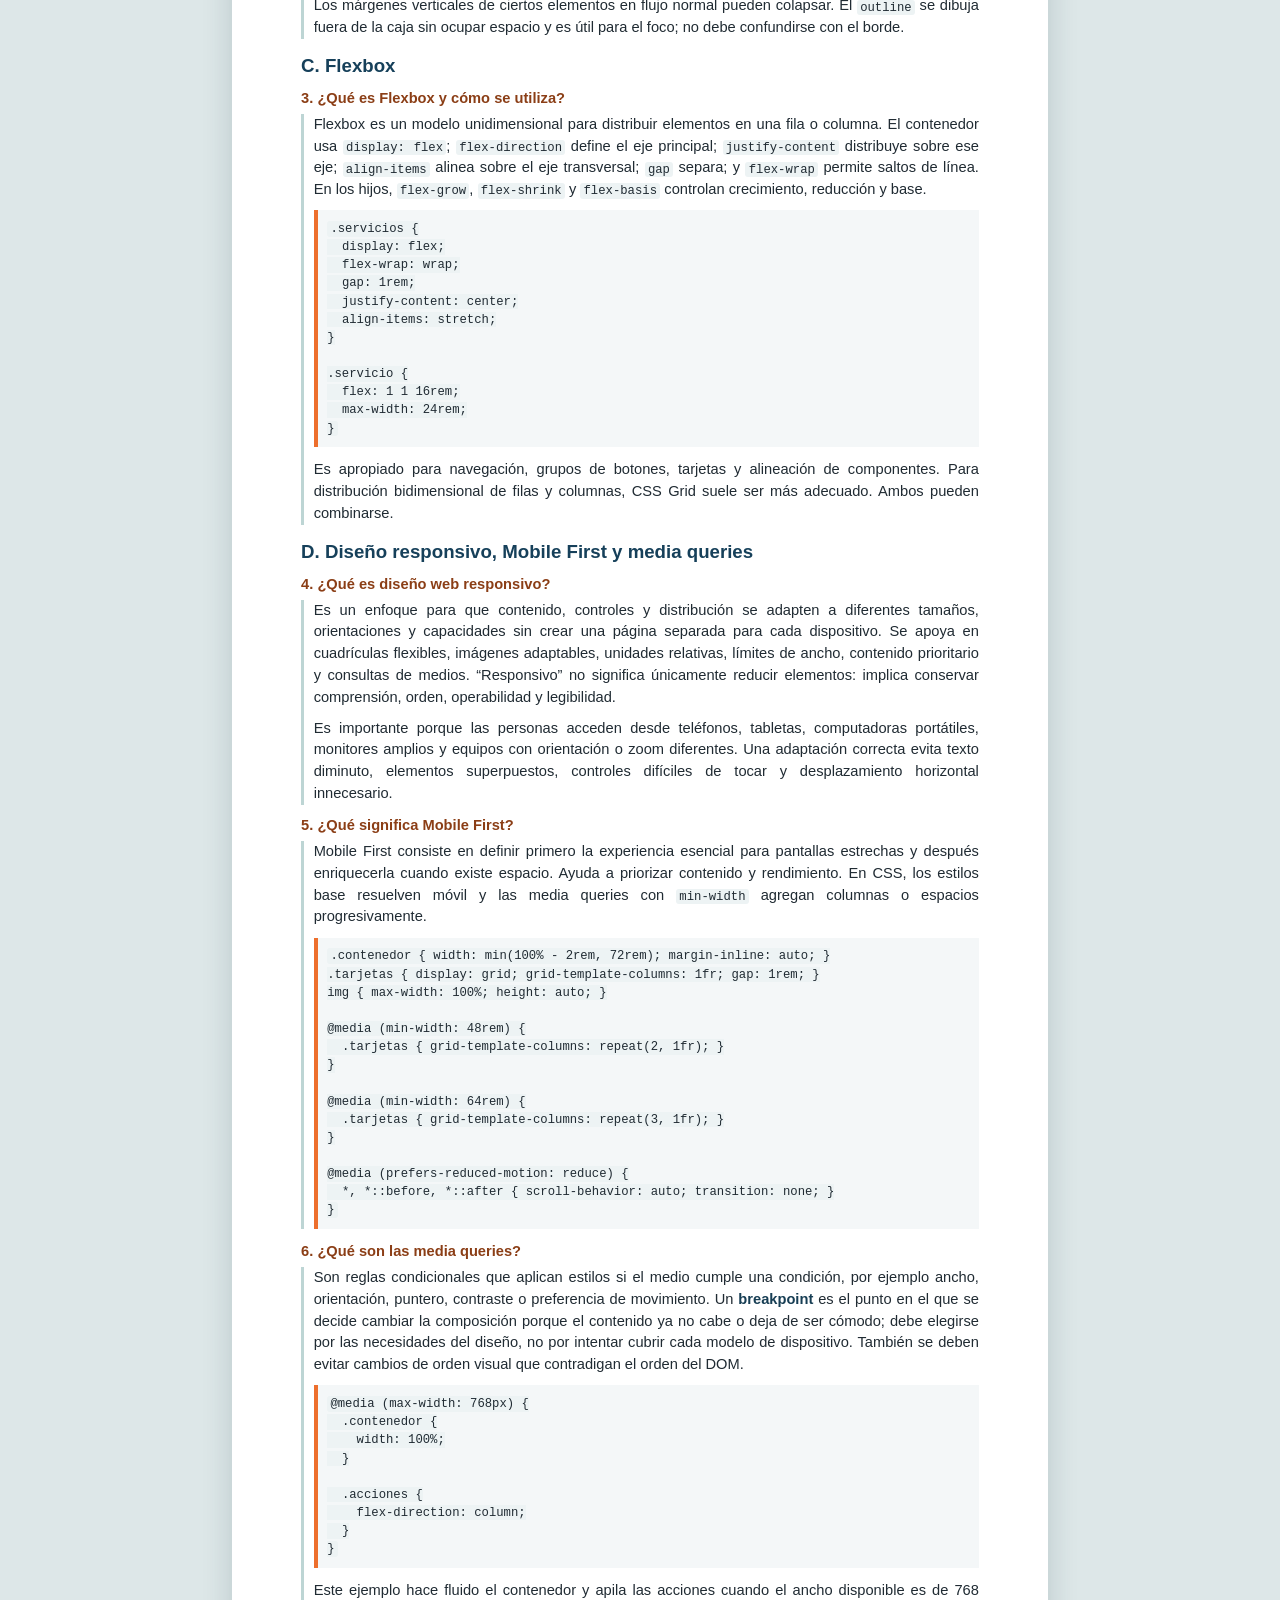
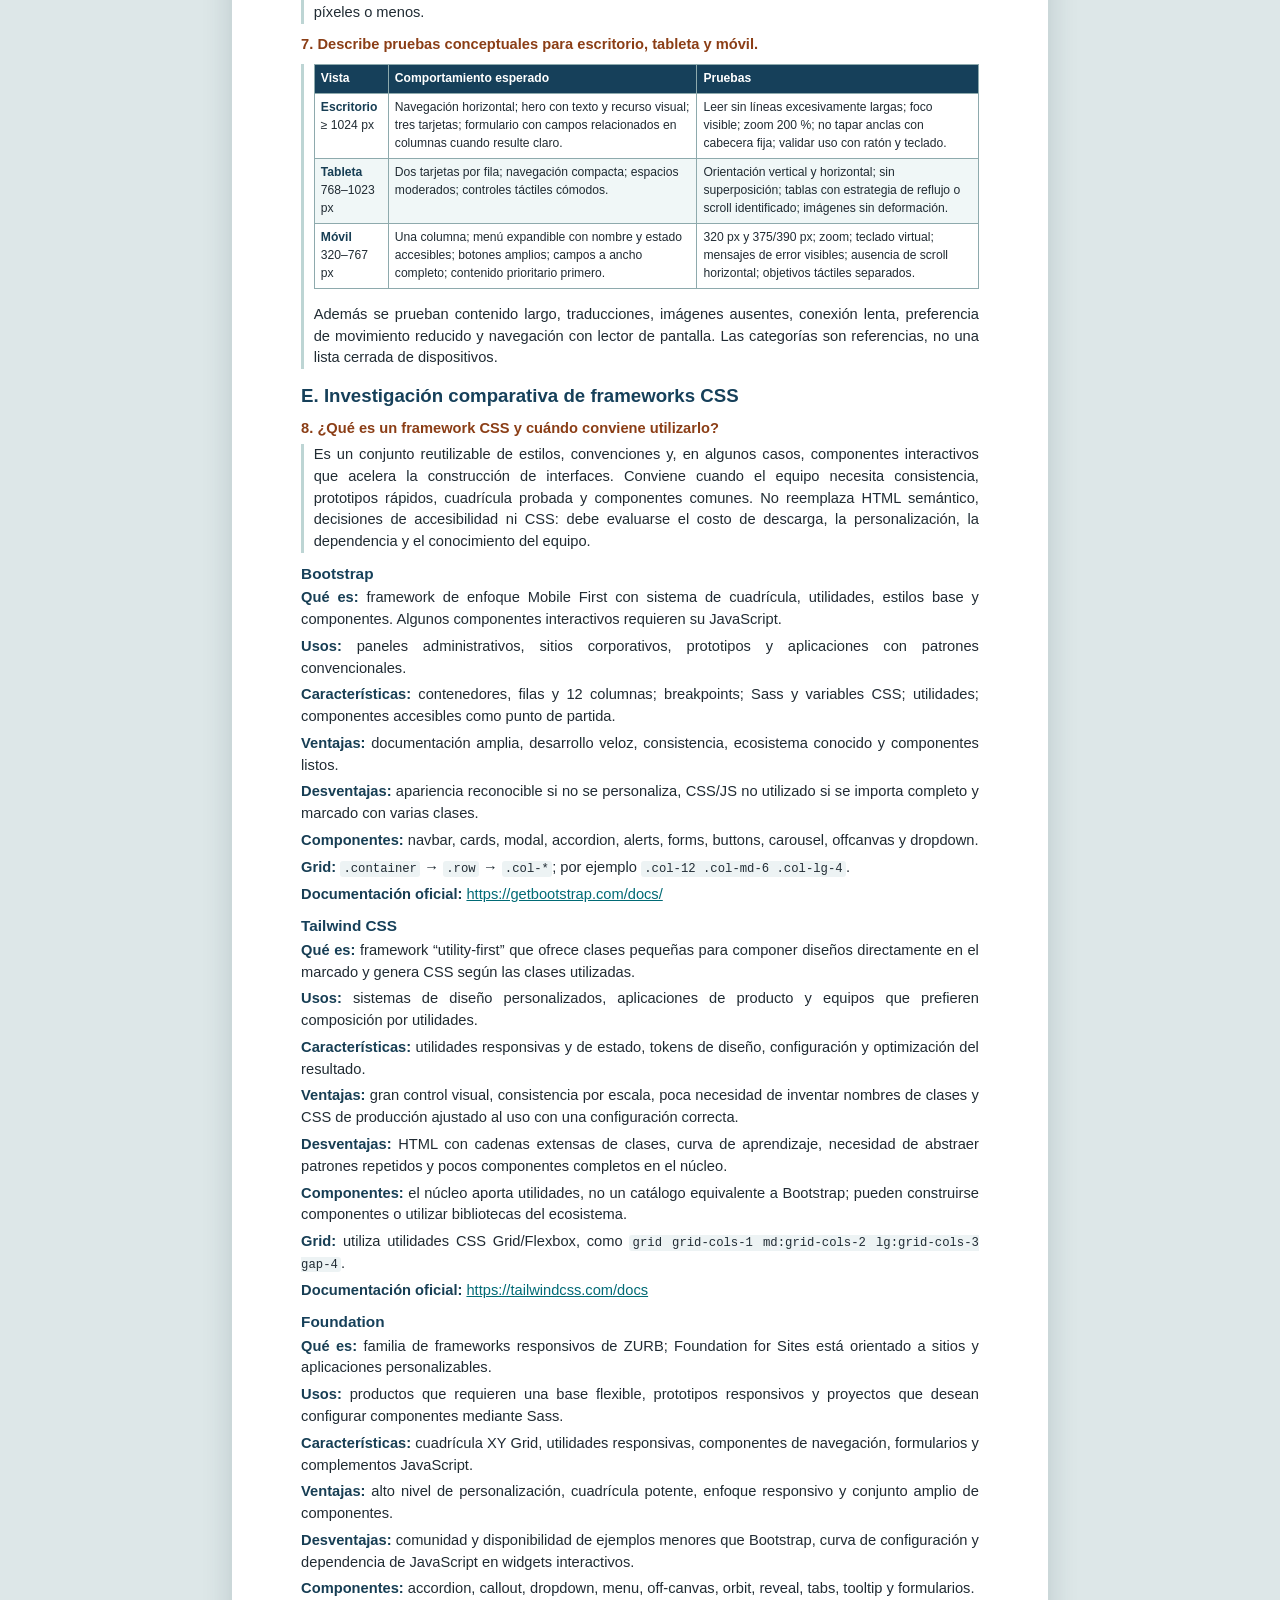
<file: preguntas/investigacion-y-reflexion.html>
<!doctype html>
<html lang="es-MX">
<head>
  <meta charset="utf-8">
  <meta name="viewport" content="width=device-width, initial-scale=1">
  <meta name="author" content="Joel Humberto Solis Ramírez">
  <meta name="description" content="Investigación y reflexión sobre HTML5, CSS3, usabilidad, accesibilidad, diseño responsivo y frameworks CSS.">
  <title>Actividad integradora | Investigación y reflexión</title>
  <style>
    :root {
      --naranja: #ed6f2d;
      --turquesa: #00a7a5;
      --azul: #16405a;
      --tinta: #202b33;
      --gris: #5a6770;
      --claro: #eef7f6;
      --linea: #bdd5d4;
      --papel: #fff;
    }

    * { box-sizing: border-box; }

    html {
      font-family: "Aptos", "Segoe UI", Arial, sans-serif;
      color: var(--tinta);
      background: #dde7e8;
      font-size: 11pt;
      line-height: 1.48;
    }

    body {
      width: 8.5in;
      margin: 20px auto;
      background: var(--papel);
      box-shadow: 0 8px 28px rgb(23 53 65 / 18%);
    }

    main { padding: 0.72in; }

    h1, h2, h3, h4 {
      color: var(--azul);
      line-height: 1.2;
      break-after: avoid-page;
      page-break-after: avoid;
    }

    h2 {
      margin: 0 0 0.45rem;
      padding-bottom: 0.25rem;
      border-bottom: 3px solid var(--turquesa);
      font-size: 20pt;
    }

    h3 { margin: 1.1rem 0 0.3rem; font-size: 14pt; }
    h4 { margin: 0.8rem 0 0.2rem; font-size: 11.5pt; }
    p { margin: 0.3rem 0 0.65rem; text-align: justify; }
    ul, ol { margin: 0.35rem 0 0.8rem 1.25rem; padding: 0; }
    li { margin: 0.2rem 0; }
    a { color: #006a75; overflow-wrap: anywhere; }
    strong { color: #173e54; }

    code, pre {
      font-family: "Cascadia Mono", Consolas, monospace;
      font-size: 9.2pt;
    }

    code {
      padding: 0.05rem 0.22rem;
      border-radius: 3px;
      background: #edf3f4;
    }

    pre {
      margin: 0.45rem 0 0.85rem;
      padding: 0.65rem;
      border-left: 4px solid var(--naranja);
      background: #f4f7f8;
      white-space: pre-wrap;
      overflow-wrap: anywhere;
      break-inside: avoid-page;
      page-break-inside: avoid;
    }

    table {
      width: 100%;
      margin: 0.55rem 0 1rem;
      border-collapse: collapse;
      font-size: 9.1pt;
      break-inside: auto;
    }

    th, td {
      padding: 0.35rem 0.42rem;
      border: 1px solid #8eaaad;
      vertical-align: top;
      text-align: left;
    }

    th { color: #fff; background: var(--azul); }
    tr { break-inside: avoid-page; page-break-inside: avoid; }
    tbody tr:nth-child(even) { background: #f0f7f7; }

    .portada {
      min-height: 9.56in;
      display: flex;
      flex-direction: column;
      justify-content: space-between;
      text-align: center;
      page-break-after: always;
      break-after: page;
    }

    .marca {
      display: flex;
      align-items: center;
      justify-content: center;
      gap: 1.05rem;
      margin-top: 0.15in;
    }

    .monograma {
      position: relative;
      width: 112px;
      height: 112px;
      display: grid;
      place-items: center;
      border: 7px solid var(--turquesa);
      border-radius: 52% 48% 56% 44% / 45% 56% 44% 55%;
      color: var(--naranja);
      font-family: Georgia, serif;
      font-size: 27pt;
      font-weight: 800;
      letter-spacing: -0.12em;
      transform: rotate(-2deg);
    }

    .monograma::before,
    .monograma::after {
      content: "";
      position: absolute;
      background: var(--naranja);
    }

    .monograma::before { width: 68px; height: 6px; top: 10px; right: -15px; }
    .monograma::after { width: 6px; height: 62px; bottom: -13px; left: 14px; }
    .monograma span { transform: rotate(2deg); }

    .institucion {
      max-width: 5.6in;
      text-align: left;
    }

    .institucion strong {
      display: block;
      color: var(--azul);
      font-family: Georgia, serif;
      font-size: 22pt;
      line-height: 1.05;
    }

    .institucion small {
      display: block;
      margin-top: 0.35rem;
      color: var(--turquesa);
      font-size: 11.5pt;
      font-weight: 700;
      letter-spacing: 0.08em;
      text-transform: uppercase;
    }

    .titulo-portada {
      margin: 0.2in auto;
      padding: 0.42in 0.25in;
      border-top: 4px solid var(--naranja);
      border-bottom: 4px solid var(--turquesa);
    }

    .titulo-portada .etiqueta {
      margin: 0;
      color: var(--naranja);
      font-size: 11pt;
      font-weight: 800;
      letter-spacing: 0.16em;
      text-align: center;
      text-transform: uppercase;
    }

    .titulo-portada h1 {
      margin: 0.35rem 0 0;
      color: var(--azul);
      font-family: Georgia, serif;
      font-size: 25pt;
    }

    .datos {
      width: 82%;
      margin: 0 auto;
      border-collapse: collapse;
      font-size: 10.5pt;
    }

    .datos th,
    .datos td { padding: 0.28rem 0.45rem; border-width: 0 0 1px; }
    .datos th { width: 31%; color: var(--azul); background: transparent; text-align: right; }
    .datos td { text-align: left; }
    .lugar-fecha { color: var(--gris); font-weight: 600; }

    .seccion {
      page-break-before: always;
      break-before: page;
    }

    .subseccion {
      margin-top: 1.1rem;
      padding-top: 0.2rem;
    }

    .pregunta {
      margin: 0.72rem 0 0.25rem;
      color: #8b3e16;
      font-weight: 800;
      text-align: left;
    }

    .respuesta {
      padding-left: 0.65rem;
      border-left: 3px solid var(--linea);
    }

    .nota, .ejemplo, .conclusion {
      margin: 0.65rem 0;
      padding: 0.65rem 0.75rem;
      border-radius: 5px;
      background: var(--claro);
      break-inside: avoid-page;
      page-break-inside: avoid;
    }

    .nota { border-left: 5px solid var(--turquesa); }
    .ejemplo { border-left: 5px solid var(--naranja); }
    .conclusion { border: 1px solid var(--turquesa); }
    .compacto p { margin-bottom: 0.35rem; }

    .diagrama {
      padding: 0.65rem;
      border: 1px solid var(--linea);
      background: #fbfefe;
      line-height: 1.35;
      white-space: pre;
      break-inside: avoid-page;
      page-break-inside: avoid;
    }

    .lista-reglas li { margin-bottom: 0.42rem; }
    .checklist { columns: 2; column-gap: 1.2rem; }
    .checklist li { break-inside: avoid; }
    .firma { margin-top: 1.2in; text-align: center; }
    .firma::before { content: ""; display: block; width: 2.8in; margin: 0 auto 0.15rem; border-top: 1px solid var(--tinta); }

    @page {
      size: letter;
      margin: 0.65in;
    }

    @media print {
      html, body { width: auto; margin: 0; background: #fff; box-shadow: none; }
      main { padding: 0; }
      a { color: inherit; text-decoration: none; }
      a[href]::after { content: none; }
      .portada { min-height: 9.65in; }
      .seccion { page-break-before: always; break-before: page; }
    }

    @media screen and (max-width: 850px) {
      body { width: 100%; margin: 0; }
      main { padding: 1rem; }
      .portada { min-height: 100vh; }
      .marca { flex-direction: column; }
      .institucion { text-align: center; }
      .datos { width: 100%; }
      .checklist { columns: 1; }
    }
  </style>
</head>
<body>
<main>
  <section class="portada" aria-labelledby="titulo-principal">
    <div class="marca">
      <div class="monograma" role="img" aria-label="Monograma tipográfico original con las letras UTM"><span>UTM</span></div>
      <div class="institucion">
        <strong>Universidad Tecnológica<br>de Montemorelos</strong>
        <small>Ingeniería en Software · DSM4</small>
      </div>
    </div>

    <div class="titulo-portada">
      <p class="etiqueta">Investigación y reflexión</p>
      <h1 id="titulo-principal">Actividad integradora: HTML5, CSS3, Usabilidad y Diseño Responsivo</h1>
    </div>

    <table class="datos" aria-label="Datos académicos">
      <tbody>
        <tr><th>Materia</th><td>Desarrollo de aplicaciones WEB</td></tr>
        <tr><th>Docente</th><td>Edgar Gonzales</td></tr>
        <tr><th>Alumno</th><td>Joel Humberto Solis Ramírez</td></tr>
        <tr><th>Matrícula</th><td>27437</td></tr>
        <tr><th>Carrera</th><td>Ingeniería en Software</td></tr>
        <tr><th>Grupo</th><td>DSM4</td></tr>
      </tbody>
    </table>

    <p class="lugar-fecha">Montemorelos, N.L. · 26/10/26</p>
  </section>

  <section aria-labelledby="indice">
    <h2 id="indice">Contenido</h2>
    <ol>
      <li>Parte I. HTML5</li>
      <li>Parte II. DOM y diagrama</li>
      <li>Parte III. Etiquetas estructurales</li>
      <li>Parte IV. Etiquetas de presentación y ejemplos</li>
      <li>Parte V. Metadatos</li>
      <li>Parte VI. Formularios y validación</li>
      <li>Parte VII. Usabilidad y accesibilidad</li>
      <li>Parte VIII. Análisis de un sitio web conocido</li>
      <li>Parte IX. CSS y CSS3</li>
      <li>Parte X. Reglas y selectores CSS</li>
      <li>Parte XI. Propiedades, modelo de caja, Flexbox, diseño responsivo y frameworks</li>
      <li>Reflexión final: 15 respuestas sobre el proyecto</li>
      <li>Bibliografía</li>
    </ol>
    <div class="nota">
      <strong>Propósito.</strong> Integrar los conceptos que permiten construir interfaces web semánticas, comprensibles, accesibles, adaptables y mantenibles. Los ejemplos son originales y están planteados para un sitio de una empresa tecnológica desarrollado con HTML5, CSS3 y Bootstrap.
    </div>
  </section>

  <section class="seccion" id="parte-i" aria-labelledby="h-parte-i">
    <h2 id="h-parte-i">Parte I. HTML5</h2>

    <p class="pregunta">1. ¿Qué es HTML5 y cuál es su función en una página web?</p>
    <div class="respuesta">
      <p><strong>HTML5</strong> es la evolución moderna del lenguaje de marcado HTML. Su función es describir la estructura y el significado del contenido que interpreta un navegador: títulos, párrafos, navegación, imágenes, formularios, tablas, audio, video y regiones de una página. No es un lenguaje de programación porque no define por sí solo algoritmos; organiza información mediante elementos y atributos.</p>
      <p>HTML forma una de las tres capas básicas del desarrollo web: HTML aporta estructura y semántica; CSS controla presentación y distribución; JavaScript agrega comportamiento e interacción. Separarlas favorece el mantenimiento y permite que navegadores, buscadores y tecnologías de asistencia comprendan mejor el documento.</p>
    </div>

    <p class="pregunta">2. ¿Qué aportó HTML5 frente a versiones anteriores?</p>
    <div class="respuesta">
      <p>HTML5 simplificó la declaración del documento con <code>&lt;!doctype html&gt;</code>, incorporó elementos semánticos como <code>header</code>, <code>nav</code>, <code>main</code>, <code>section</code>, <code>article</code>, <code>aside</code> y <code>footer</code>, y normalizó contenido multimedia con <code>audio</code>, <code>video</code> y <code>canvas</code>. También amplió los formularios con tipos como <code>email</code>, <code>date</code>, <code>number</code> y atributos de validación como <code>required</code>, <code>pattern</code>, <code>min</code> y <code>max</code>.</p>
      <p><strong>Diferencia entre HTML y HTML5:</strong> HTML es el nombre general de la familia del lenguaje de marcado; HTML5 identifica su modernización, que incorporó semántica, multimedia y formularios mejorados. Frente a versiones antiguas, HTML5 evita varias etiquetas puramente visuales, simplifica el doctype y ofrece elementos nativos que antes dependían de complementos o soluciones externas.</p>
      <p>Su enfoque semántico reduce el abuso de contenedores genéricos, mejora la accesibilidad y comunica el propósito de cada bloque. En la práctica, HTML se mantiene como un estándar vivo: recibe correcciones y mejoras graduales en lugar de depender únicamente de grandes versiones aisladas.</p>
    </div>

    <p class="pregunta">3. ¿Cuál es la estructura mínima correcta de un documento HTML5?</p>
    <div class="respuesta">
<pre><code>&lt;!doctype html&gt;
&lt;html lang="es-MX"&gt;
&lt;head&gt;
  &lt;meta charset="utf-8"&gt;
  &lt;meta name="viewport" content="width=device-width, initial-scale=1"&gt;
  &lt;title&gt;Empresa tecnológica&lt;/title&gt;
&lt;/head&gt;
&lt;body&gt;
  &lt;main&gt;
    &lt;h1&gt;Soluciones digitales&lt;/h1&gt;
  &lt;/main&gt;
&lt;/body&gt;
&lt;/html&gt;</code></pre>
      <p>La función de cada parte es la siguiente:</p>
      <table aria-label="Funciones de la estructura básica HTML5">
        <thead><tr><th>Parte</th><th>Función</th></tr></thead>
        <tbody>
          <tr><td><code>&lt;!doctype html&gt;</code></td><td>Declara que el documento usa HTML moderno y hace que el navegador emplee su modo estándar. No es una etiqueta visible.</td></tr>
          <tr><td><code>&lt;html&gt;</code></td><td>Es el elemento raíz que contiene todo el documento. Su atributo <code>lang</code> comunica el idioma principal.</td></tr>
          <tr><td><code>&lt;head&gt;</code></td><td>Reúne metadatos y recursos no presentados como contenido principal: título, codificación, viewport, descripción y enlaces a estilos.</td></tr>
          <tr><td><code>&lt;body&gt;</code></td><td>Contiene la información e interfaz que el usuario percibe: textos, imágenes, navegación, secciones, formularios y scripts asociados.</td></tr>
        </tbody>
      </table>
      <p>El encabezado principal <code>h1</code> expresa el tema central de la página.</p>
    </div>
  </section>

  <section class="seccion" id="parte-ii" aria-labelledby="h-parte-ii">
    <h2 id="h-parte-ii">Parte II. DOM y diagrama</h2>

    <p class="pregunta">1. ¿Qué es el DOM?</p>
    <div class="respuesta">
      <p>El <strong>Document Object Model (DOM)</strong> es una representación en memoria del documento como un árbol de objetos. Cada etiqueta, texto y atributo se convierte en un nodo relacionado con nodos padre, hijos y hermanos. Esta interfaz permite que JavaScript consulte o modifique contenido, atributos, clases y eventos sin reescribir todo el archivo.</p>
      <p>HTML es el texto fuente; el DOM es el modelo que el navegador construye después de analizarlo. Si JavaScript ejecuta <code>document.querySelector("#contacto")</code>, busca en ese árbol el elemento cuyo identificador sea <code>contacto</code>. Una modificación del DOM se refleja visualmente en la página renderizada, aunque no cambia automáticamente el archivo HTML guardado en el servidor.</p>
    </div>

    <p class="pregunta">2. ¿Cómo se organiza el árbol DOM? Incluye un diagrama.</p>
    <div class="respuesta">
      <p>El nodo raíz es <code>document</code>; normalmente contiene <code>html</code>, y este divide el documento en <code>head</code> y <code>body</code>. A partir de ahí se forman relaciones jerárquicas.</p>
<pre class="diagrama" aria-label="Diagrama textual del árbol DOM">document
└── HTML
    ├── HEAD
    │   └── TITLE
    │       └── "Mi página"
    └── BODY
        ├── H1
        │   └── "Mi sitio Web"
        └── P
            └── "Bienvenido"</pre>
      <p>En el documento analizado, <code>head</code> y <code>body</code> son hijos de <code>html</code>. Dentro de <code>head</code> se encuentra <code>title</code>; dentro de <code>body</code>, <code>h1</code> y <code>p</code> son hermanos. Los textos entre etiquetas también son nodos.</p>
    </div>

    <p class="pregunta">3. ¿Qué es un nodo, un elemento y un atributo?</p>
    <div class="respuesta">
      <ul>
        <li><strong>Nodo:</strong> unidad del árbol DOM. Puede representar el documento, un elemento, un texto, un comentario u otro tipo de dato.</li>
        <li><strong>Elemento:</strong> nodo creado a partir de una etiqueta, como <code>p</code>, <code>img</code> o <code>form</code>. Puede contener atributos y nodos hijos.</li>
        <li><strong>Atributo:</strong> dato asociado a un elemento que configura o describe su comportamiento, por ejemplo <code>href</code>, <code>src</code>, <code>id</code>, <code>class</code> o <code>alt</code>.</li>
      </ul>
      <p>El navegador analiza el texto HTML y construye esta jerarquía en memoria. Después combina el DOM con CSS para representarlo visualmente y expone métodos para que JavaScript lo consulte.</p>
    </div>

    <p class="pregunta">4. ¿Cómo puede JavaScript modificar el DOM?</p>
    <div class="respuesta">
      <p>Sirve para responder a acciones del usuario y actualizar la interfaz: abrir un menú, validar un formulario, filtrar tarjetas, mostrar un mensaje o cambiar un tema visual. Debe hacerse con moderación: actualizaciones pequeñas y deliberadas evitan problemas de rendimiento, y cualquier cambio debe conservar nombre, foco y estado accesibles.</p>
    </div>
  </section>

  <section class="seccion" id="parte-iii" aria-labelledby="h-parte-iii">
    <h2 id="h-parte-iii">Parte III. Etiquetas estructurales</h2>

    <p class="pregunta">1. ¿Qué son las etiquetas estructurales o semánticas?</p>
    <div class="respuesta">
      <p>Son elementos cuyo nombre explica la función de la región que contienen. Dan un esquema lógico al documento y crean puntos de referencia útiles para navegación con teclado, lectores de pantalla, motores de búsqueda y mantenimiento del código.</p>
    </div>

    <table aria-label="Etiquetas estructurales HTML5">
      <thead><tr><th>Etiqueta</th><th>Función</th><th>Uso recomendado</th></tr></thead>
      <tbody>
        <tr><td><code>&lt;header&gt;</code></td><td>Contenido introductorio o encabezado.</td><td>Marca, título y controles iniciales de una página o sección.</td></tr>
        <tr><td><code>&lt;nav&gt;</code></td><td>Bloque de navegación principal.</td><td>Menú del sitio, índice o paginación relevante.</td></tr>
        <tr><td><code>&lt;main&gt;</code></td><td>Contenido principal único.</td><td>Debe existir como máximo uno visible por documento.</td></tr>
        <tr><td><code>&lt;section&gt;</code></td><td>Agrupación temática.</td><td>Debe contar normalmente con un encabezado que la identifique.</td></tr>
        <tr><td><code>&lt;article&gt;</code></td><td>Contenido autónomo y reutilizable.</td><td>Noticia, publicación, tarjeta detallada o entrada.</td></tr>
        <tr><td><code>&lt;aside&gt;</code></td><td>Contenido complementario.</td><td>Datos relacionados, glosario o llamada lateral.</td></tr>
        <tr><td><code>&lt;footer&gt;</code></td><td>Pie de página o sección.</td><td>Autoría, contacto, enlaces legales o cierre.</td></tr>
        <tr><td><code>&lt;address&gt;</code></td><td>Información de contacto.</td><td>Datos de contacto del autor o entidad vinculada.</td></tr>
      </tbody>
    </table>

    <p class="pregunta">2. ¿Cuándo usar <code>div</code> en lugar de una etiqueta semántica?</p>
    <div class="respuesta">
      <p><code>div</code> es un contenedor genérico válido cuando no existe un elemento semántico adecuado, por ejemplo, para agrupar piezas únicamente por distribución visual. No debe elegirse por costumbre si el bloque representa claramente navegación, contenido principal, artículo o pie de página. La semántica describe el contenido; las clases CSS describen su apariencia.</p>
    </div>

    <div class="ejemplo">
      <strong>Ejemplo integrado:</strong>
<pre><code>&lt;header&gt;
  &lt;nav aria-label="Navegación principal"&gt;...&lt;/nav&gt;
&lt;/header&gt;
&lt;main&gt;
  &lt;section aria-labelledby="servicios-titulo"&gt;
    &lt;h2 id="servicios-titulo"&gt;Servicios&lt;/h2&gt;
    &lt;article&gt;&lt;h3&gt;Desarrollo web&lt;/h3&gt;&lt;p&gt;...&lt;/p&gt;&lt;/article&gt;
  &lt;/section&gt;
&lt;/main&gt;
&lt;footer&gt;&lt;address&gt;contacto@empresa.example&lt;/address&gt;&lt;/footer&gt;</code></pre>
    </div>
  </section>

  <section class="seccion" id="parte-iv" aria-labelledby="h-parte-iv">
    <h2 id="h-parte-iv">Parte IV. Etiquetas de presentación y ejemplos</h2>

    <p class="pregunta">1. ¿Qué elementos presentan contenido textual o multimedia?</p>
    <div class="respuesta">
      <p>Se les suele llamar “etiquetas de presentación”, aunque en HTML moderno conviene pensar en <strong>estructura y significado</strong>, dejando color, tamaño y posición a CSS. Los elementos más comunes son:</p>
    </div>

    <table aria-label="Elementos de contenido y ejemplos">
      <thead><tr><th>Elemento</th><th>Propósito</th><th>Ejemplo</th></tr></thead>
      <tbody>
        <tr><td><code>h1</code>–<code>h6</code></td><td>Jerarquía de encabezados.</td><td><code>&lt;h2&gt;Nuestros servicios&lt;/h2&gt;</code></td></tr>
        <tr><td><code>p</code></td><td>Párrafo.</td><td><code>&lt;p&gt;Creamos productos digitales.&lt;/p&gt;</code></td></tr>
        <tr><td><code>strong</code></td><td>Importancia fuerte.</td><td><code>&lt;strong&gt;Entrega segura&lt;/strong&gt;</code></td></tr>
        <tr><td><code>em</code></td><td>Énfasis que cambia el sentido.</td><td><code>&lt;em&gt;Primero&lt;/em&gt; diseñamos.</code></td></tr>
        <tr><td><code>mark</code></td><td>Texto relevante o resaltado.</td><td><code>&lt;mark&gt;Nueva versión&lt;/mark&gt;</code></td></tr>
        <tr><td><code>small</code></td><td>Comentario secundario o legal.</td><td><code>&lt;small&gt;Aplican restricciones.&lt;/small&gt;</code></td></tr>
        <tr><td><code>del</code></td><td>Contenido eliminado o que dejó de ser vigente.</td><td><code>&lt;del&gt;$1,200&lt;/del&gt;</code></td></tr>
        <tr><td><code>ins</code></td><td>Contenido añadido posteriormente.</td><td><code>&lt;ins&gt;Nueva condición&lt;/ins&gt;</code></td></tr>
        <tr><td><code>sub</code></td><td>Subíndice tipográfico con significado.</td><td><code>H&lt;sub&gt;2&lt;/sub&gt;O</code></td></tr>
        <tr><td><code>sup</code></td><td>Superíndice tipográfico con significado.</td><td><code>m&lt;sup&gt;2&lt;/sup&gt;</code></td></tr>
        <tr><td><code>abbr</code></td><td>Abreviatura explicada.</td><td><code>&lt;abbr title="HyperText Markup Language"&gt;HTML&lt;/abbr&gt;</code></td></tr>
        <tr><td><code>blockquote</code>/<code>q</code></td><td>Cita en bloque o breve.</td><td><code>&lt;q&gt;Diseñar es resolver.&lt;/q&gt;</code></td></tr>
        <tr><td><code>code</code>/<code>pre</code></td><td>Código y texto preformateado.</td><td><code>&lt;code&gt;display: flex;&lt;/code&gt;</code></td></tr>
        <tr><td><code>ul</code>/<code>ol</code>/<code>li</code></td><td>Listas sin orden o numeradas.</td><td><code>&lt;ul&gt;&lt;li&gt;Diseño&lt;/li&gt;&lt;/ul&gt;</code></td></tr>
        <tr><td><code>a</code></td><td>Hipervínculo.</td><td><code>&lt;a href="#contacto"&gt;Contacto&lt;/a&gt;</code></td></tr>
        <tr><td><code>img</code>/<code>figure</code>/<code>figcaption</code></td><td>Imagen, unidad ilustrada y descripción.</td><td><code>&lt;img src="equipo.webp" alt="Equipo colaborando"&gt;</code></td></tr>
        <tr><td><code>audio</code>/<code>video</code></td><td>Multimedia nativa.</td><td><code>&lt;video controls&gt;...&lt;/video&gt;</code></td></tr>
      </tbody>
    </table>

    <p class="pregunta">2. ¿Por qué ya no se recomiendan etiquetas como <code>font</code>, <code>center</code> o <code>big</code>?</p>
    <div class="respuesta">
      <p>Porque mezclan contenido con apariencia, están obsoletas y dificultan consistencia, accesibilidad y mantenimiento. En lugar de <code>&lt;center&gt;</code> se usa una regla como <code>text-align: center</code>; en lugar de <code>&lt;font color="blue"&gt;</code>, una clase CSS. Elementos como <code>strong</code> y <code>em</code> sí son apropiados cuando expresan significado, no solo estilo visual.</p>
    </div>
  </section>

  <section class="seccion" id="parte-v" aria-labelledby="h-parte-v">
    <h2 id="h-parte-v">Parte V. Metadatos</h2>

    <p class="pregunta">1. ¿Qué son los metadatos y dónde se colocan?</p>
    <div class="respuesta">
      <p>Son datos que describen el documento y orientan al navegador, buscadores y plataformas, aunque normalmente no aparecen como contenido principal. Se colocan dentro de <code>head</code>. No sustituyen un contenido bien estructurado, pero ayudan a interpretar idioma, codificación, escala, autoría y resumen.</p>
    </div>

    <p class="pregunta">2. ¿Cuáles son los metadatos esenciales y qué función cumplen?</p>
    <div class="respuesta">
      <ul>
        <li><code>&lt;meta charset="utf-8"&gt;</code>: selecciona UTF-8 como codificación, permitiendo representar correctamente acentos, eñes, símbolos y caracteres de múltiples idiomas.</li>
        <li><code>&lt;meta name="viewport" content="width=device-width, initial-scale=1.0"&gt;</code>: controla el área de visualización en dispositivos móviles. <code>width=device-width</code> iguala el ancho lógico de la página al ancho de la pantalla; <code>initial-scale=1.0</code> establece un nivel inicial de zoom de 100 %. Es importante porque, sin esta configuración, un teléfono puede simular una ventana de escritorio, mostrar todo demasiado pequeño e impedir que las media queries correspondan al espacio real.</li>
        <li><code>&lt;title&gt;</code>: identifica la pestaña, el historial y el título frecuente en resultados de búsqueda.</li>
        <li><code>description</code>: resumen conciso y específico de la página.</li>
        <li><code>author</code>: autor responsable del documento cuando sea pertinente.</li>
        <li><code>link rel="canonical"</code>: señala la dirección preferida cuando el mismo contenido tiene URL alternativas.</li>
        <li><code>link rel="icon"</code>: declara el ícono del sitio.</li>
        <li>Metadatos sociales, como Open Graph, ayudan a controlar la vista previa al compartir; deben reflejar el contenido real.</li>
      </ul>
<pre><code>&lt;head&gt;
  &lt;meta charset="utf-8"&gt;
  &lt;meta name="viewport" content="width=device-width, initial-scale=1"&gt;
  &lt;meta name="description" content="Servicios de desarrollo web y nube."&gt;
  &lt;meta name="author" content="Equipo NovaTech"&gt;
  &lt;title&gt;NovaTech | Soluciones digitales&lt;/title&gt;
  &lt;link rel="canonical" href="https://www.example.com/"&gt;
&lt;/head&gt;</code></pre>
    </div>
  </section>

  <section class="seccion" id="parte-vi" aria-labelledby="h-parte-vi">
    <h2 id="h-parte-vi">Parte VI. Formulario y validación</h2>

    <p class="pregunta">1. ¿Qué es un formulario HTML y cuáles son sus elementos principales?</p>
    <div class="respuesta">
      <p>Un formulario recopila información para procesarla. <code>form</code> agrupa controles; <code>label</code> nombra cada campo; <code>input</code>, <code>select</code> y <code>textarea</code> capturan datos; <code>fieldset</code> y <code>legend</code> agrupan opciones relacionadas; y <code>button</code> ejecuta una acción. Para un envío real, los controles requieren <code>name</code>, y el formulario necesita destino y método definidos por la aplicación.</p>
    </div>

    <p class="pregunta">2. Construye un formulario accesible con validación nativa.</p>
    <div class="respuesta">
<pre><code>&lt;form action="/solicitudes" method="post"&gt;
  &lt;div&gt;
    &lt;label for="nombre"&gt;Nombre completo&lt;/label&gt;
    &lt;input id="nombre" name="nombre" type="text"
           autocomplete="name" minlength="3" maxlength="80" required&gt;
  &lt;/div&gt;

  &lt;div&gt;
    &lt;label for="correo"&gt;Correo empresarial&lt;/label&gt;
    &lt;input id="correo" name="correo" type="email"
           autocomplete="email" aria-describedby="ayuda-correo" required&gt;
    &lt;small id="ayuda-correo"&gt;Ejemplo: nombre@empresa.com&lt;/small&gt;
  &lt;/div&gt;

  &lt;div&gt;
    &lt;label for="telefono"&gt;Teléfono a 10 dígitos&lt;/label&gt;
    &lt;input id="telefono" name="telefono" type="tel"
           inputmode="numeric" pattern="[0-9]{10}"
           autocomplete="tel" required&gt;
  &lt;/div&gt;

  &lt;div&gt;
    &lt;label for="servicio"&gt;Servicio de interés&lt;/label&gt;
    &lt;select id="servicio" name="servicio" required&gt;
      &lt;option value=""&gt;Selecciona una opción&lt;/option&gt;
      &lt;option value="web"&gt;Desarrollo web&lt;/option&gt;
      &lt;option value="nube"&gt;Soluciones en la nube&lt;/option&gt;
    &lt;/select&gt;
  &lt;/div&gt;

  &lt;div&gt;
    &lt;label for="mensaje"&gt;Describe tu proyecto&lt;/label&gt;
    &lt;textarea id="mensaje" name="mensaje" rows="5"
              minlength="20" maxlength="500" required&gt;&lt;/textarea&gt;
  &lt;/div&gt;

  &lt;label&gt;
    &lt;input name="privacidad" type="checkbox" required&gt;
    Acepto el aviso de privacidad
  &lt;/label&gt;
  &lt;button type="submit"&gt;Enviar solicitud&lt;/button&gt;
&lt;/form&gt;</code></pre>
    </div>

    <p class="pregunta">3. ¿Cómo funciona la validación y qué prácticas deben aplicarse?</p>
    <div class="respuesta">
      <p>El navegador evalúa restricciones declarativas: <code>required</code> evita datos vacíos; el tipo <code>email</code> comprueba una forma básica; <code>minlength</code>/<code>maxlength</code> limitan longitud; <code>min</code>/<code>max</code> delimitan valores; y <code>pattern</code> aplica una expresión regular. JavaScript puede complementar la experiencia mediante la API <code>checkValidity()</code>, <code>reportValidity()</code> y mensajes específicos.</p>
      <ol>
        <li>Usar una etiqueta visible asociada mediante <code>for</code> e <code>id</code>; un <code>placeholder</code> no reemplaza la etiqueta.</li>
        <li>Explicar formato y restricciones antes del envío.</li>
        <li>Mostrar el error junto al campo, indicar cómo corregirlo y mover el foco de forma razonable.</li>
        <li>No depender solo del color; combinar texto, borde, ícono o estado.</li>
        <li>Conservar los datos correctos si ocurre un error.</li>
        <li>Validar otra vez en el servidor: la validación del navegador mejora la experiencia, pero puede omitirse o alterarse y no constituye una barrera de seguridad.</li>
        <li>Sanear y tratar datos conforme a su contexto de salida, aplicar protección CSRF cuando corresponda y recolectar únicamente la información necesaria.</li>
      </ol>
      <div class="nota"><strong>Conclusión de seguridad:</strong> la validación del cliente ofrece retroalimentación rápida; la validación del servidor es la autoridad final para integridad, permisos y seguridad.</div>
    </div>
    <p class="pregunta">4. ¿Qué ventajas tiene utilizar las validaciones de HTML5 antes de JavaScript?</p>
    <div class="respuesta">
      <p>Son declarativas, rápidas y están integradas en el navegador; reducen código repetido, funcionan incluso si un script tarda en cargar y proporcionan controles adecuados para teclado móvil y tecnologías de asistencia. También mantienen reglas visibles en el propio HTML. JavaScript puede mejorar mensajes o flujos complejos, pero no debería reemplazar restricciones simples. Ninguna validación del cliente sustituye la validación obligatoria del servidor.</p>
    </div>
  </section>

  <section class="seccion" id="parte-vii" aria-labelledby="h-parte-vii">
    <h2 id="h-parte-vii">Parte VII. Usabilidad y accesibilidad</h2>

    <p class="pregunta">1. ¿Qué es usabilidad?</p>
    <div class="respuesta">
      <p>Es el grado en que personas específicas pueden utilizar un producto para alcanzar objetivos con efectividad, eficiencia y satisfacción en un contexto determinado. En una web implica saber dónde se está, entender qué ofrece la página, completar tareas sin confusión, prevenir errores y recuperarse de ellos.</p>
    </div>

    <p class="pregunta">2. ¿Qué es accesibilidad web?</p>
    <div class="respuesta">
      <p>Es la práctica de diseñar y desarrollar sitios que puedan percibirse, operarse, comprenderse y utilizarse de forma robusta por personas con distintas capacidades, dispositivos y contextos. Incluye compatibilidad con teclado, lectores de pantalla, ampliación, alto contraste y preferencias de movimiento. Accesibilidad y usabilidad se complementan: una interfaz puede cumplir técnicamente algunas reglas y aun así ser difícil de entender.</p>
    </div>

    <p class="pregunta">3. ¿Qué características debe tener una interfaz fácil de utilizar y por qué se considera al usuario?</p>
    <div class="respuesta">
      <p>Debe ser clara, consistente, legible, predecible, rápida de aprender, sencilla de navegar y capaz de prevenir errores o ayudar a corregirlos. Sus controles necesitan etiquetas comprensibles y retroalimentación inmediata. Considerar al usuario permite diseñar para sus objetivos, capacidades, dispositivo y contexto reales, en vez de imponer la lógica interna del sistema. Esto reduce abandono, errores y necesidad de soporte.</p>
    </div>

    <p class="pregunta">4. Indica al menos ocho reglas de usabilidad y accesibilidad.</p>
    <div class="respuesta">
      <ol class="lista-reglas">
        <li><strong>Jerarquía clara:</strong> usar un título principal y encabezados en orden lógico; no elegir niveles solo por su tamaño visual.</li>
        <li><strong>Navegación consistente:</strong> mantener etiquetas, posición y comportamiento del menú en todas las vistas.</li>
        <li><strong>Teclado completo:</strong> todas las acciones deben ser alcanzables con Tab, activables con teclado y sin trampas de foco.</li>
        <li><strong>Foco visible:</strong> cada enlace, botón y control necesita un indicador de foco con contraste suficiente; nunca eliminar el contorno sin reemplazo.</li>
        <li><strong>Contraste y legibilidad:</strong> usar combinaciones distinguibles, tipografía de tamaño adecuado, renglones razonables y espacio suficiente.</li>
        <li><strong>Alternativas textuales:</strong> escribir <code>alt</code> útil para imágenes informativas y <code>alt=""</code> para imágenes decorativas.</li>
        <li><strong>Controles con nombre:</strong> asociar <code>label</code> con campos y dar nombres accesibles a botones de solo ícono.</li>
        <li><strong>No depender del color:</strong> errores, estados y gráficas deben incluir texto, patrón o símbolo además del color.</li>
        <li><strong>Mensajes accionables:</strong> explicar qué ocurrió, dónde está el problema y cómo resolverlo; conservar la entrada válida.</li>
        <li><strong>Objetivos táctiles cómodos:</strong> enlaces y botones necesitan superficie y separación suficientes para reducir toques accidentales.</li>
        <li><strong>Diseño adaptable:</strong> evitar desplazamiento horizontal a anchos comunes y permitir zoom sin pérdida de contenido.</li>
        <li><strong>Movimiento controlable:</strong> respetar <code>prefers-reduced-motion</code>, evitar parpadeos y permitir pausar contenido animado.</li>
        <li><strong>Lenguaje comprensible:</strong> frases breves, instrucciones directas y términos consistentes; expandir abreviaturas no familiares.</li>
        <li><strong>HTML nativo primero:</strong> preferir <code>button</code>, <code>a</code>, <code>input</code> y landmarks antes que recrearlos con <code>div</code> y ARIA.</li>
      </ol>
    </div>

    <p class="pregunta">5. ¿Cómo verificar estas reglas?</p>
    <div class="respuesta">
      <p>Se combinan revisiones manuales y herramientas: recorrer solo con teclado; probar zoom a 200 % y reflujo; inspeccionar contraste; escuchar la página con lector de pantalla; revisar etiquetas y texto alternativo; probar mensajes de error; ejecutar validadores y auditorías automáticas; y realizar tareas reales con usuarios. La automatización detecta ciertos patrones, pero no puede decidir por sí sola si un texto alternativo es útil o si un flujo resulta comprensible.</p>
    </div>
  </section>

  <section class="seccion" id="parte-viii" aria-labelledby="h-parte-viii">
    <h2 id="h-parte-viii">Parte VIII. Análisis de un sitio web conocido</h2>

    <p class="pregunta">1. Analiza la usabilidad y accesibilidad de un sitio reconocido.</p>
    <div class="respuesta">
      <p><strong>Sitio elegido: Wikipedia en español.</strong> Es una enciclopedia colaborativa orientada a consultar, relacionar y editar conocimiento. El análisis es heurístico y conceptual; las características pueden variar por versión, sesión, dispositivo o artículo.</p>
    </div>

    <table aria-label="Análisis detallado de Wikipedia">
      <thead><tr><th>Aspecto solicitado</th><th>Observación</th></tr></thead>
      <tbody>
        <tr><td>Menú de navegación</td><td>La búsqueda, el índice y los enlaces internos facilitan localizar contenido, aunque la cantidad de opciones puede ser alta.</td></tr>
        <tr><td>Colores</td><td>Predominan fondos claros, texto oscuro y enlaces diferenciados; la sobriedad favorece la lectura.</td></tr>
        <tr><td>Tipografía</td><td>Es legible y mantiene jerarquías claras entre título, subtítulos, cuerpo y referencias.</td></tr>
        <tr><td>Organización</td><td>Los artículos usan introducción, índice, secciones, referencias e información complementaria.</td></tr>
        <tr><td>Formularios</td><td>La búsqueda es directa; los formularios de edición son más complejos y requieren aprendizaje.</td></tr>
        <tr><td>Botones</td><td>Las acciones principales son reconocibles, aunque algunos controles secundarios compiten por atención.</td></tr>
        <tr><td>Mensajes</td><td>Los avisos informan estado editorial y mantenimiento, pero varios avisos simultáneos aumentan densidad.</td></tr>
        <tr><td>Imágenes</td><td>Incluyen leyendas y contexto; la calidad del texto alternativo depende de las contribuciones.</td></tr>
        <tr><td>Adaptación móvil</td><td>El contenido se reorganiza para pantallas estrechas, pero ciertas tablas todavía necesitan desplazamiento lateral.</td></tr>
      </tbody>
    </table>

    <h3>Cinco aspectos positivos</h3>
    <ol>
      <li><strong>Propósito evidente:</strong> el título del artículo, la entrada de búsqueda y el contenido principal permiten reconocer rápidamente la tarea.</li>
      <li><strong>Estructura extensa pero navegable:</strong> encabezados, índice y enlaces internos ayudan a saltar entre secciones sin recorrer todo el texto.</li>
      <li><strong>Convenciones familiares:</strong> los enlaces se distinguen, la búsqueda ocupa un lugar predecible y las referencias siguen patrones consistentes.</li>
      <li><strong>Contenido alternativo y semántico:</strong> muchas imágenes poseen descripciones y el contenido enciclopédico suele organizarse con encabezados, listas, tablas y leyendas.</li>
      <li><strong>Adaptación y preferencias:</strong> el sitio ofrece presentación para distintos anchos y permite ajustar aspectos de lectura; su contenido textual funciona aun con capacidades limitadas.</li>
    </ol>

    <h3>Cinco oportunidades de mejora</h3>
    <ol>
      <li><strong>Densidad cognitiva:</strong> artículos largos, referencias, avisos y controles simultáneos pueden abrumar. Podrían jerarquizarse mejor acciones secundarias.</li>
      <li><strong>Tablas complejas:</strong> algunas infoboxes o tablas creadas por la comunidad requieren desplazamiento lateral y pueden ser difíciles con ampliación o lector de pantalla.</li>
      <li><strong>Consistencia del texto alternativo:</strong> la calidad depende de cada contribución; convendría reforzar guías y controles editoriales para imágenes significativas.</li>
      <li><strong>Lenguaje especializado:</strong> ciertos artículos empiezan con definiciones densas. Resúmenes introductorios en lenguaje sencillo ayudarían a públicos no expertos.</li>
      <li><strong>Carga de navegación por teclado:</strong> la cantidad de enlaces puede volver largo el recorrido. Atajos, enlaces de salto visibles al foco y landmarks consistentes reducen esfuerzo.</li>
    </ol>

    <p class="pregunta">2. ¿Qué puede adoptar el proyecto de empresa tecnológica?</p>
    <div class="respuesta">
      <p>Puede adoptar títulos descriptivos, navegación predecible, enlaces internos, diseño centrado en lectura y contenido disponible sin interacciones complejas. Debe evitar páginas saturadas, limitar acciones secundarias, presentar tablas adaptables, escribir textos breves y probar el recorrido con teclado desde el primer prototipo.</p>
    </div>
  </section>

  <section class="seccion" id="parte-ix" aria-labelledby="h-parte-ix">
    <h2 id="h-parte-ix">Parte IX. CSS y CSS3</h2>

    <p class="pregunta">1. ¿Qué es CSS y para qué sirve?</p>
    <div class="respuesta">
      <p><strong>CSS (Cascading Style Sheets)</strong> es el lenguaje que define cómo se presenta un documento: colores, tipografía, espaciado, tamaño, bordes, fondos, distribución y adaptación. “Cascada” significa que varias declaraciones pueden competir y el navegador resuelve el valor final según origen, importancia, capa, especificidad y orden.</p>
      <p>Separar CSS de HTML permite reutilizar estilos, conservar coherencia y cambiar la identidad visual sin alterar el significado del contenido. Puede incorporarse en línea, dentro de <code>style</code> o mediante un archivo externo con <code>link</code>; para proyectos se prefiere el archivo externo por mantenimiento y caché.</p>
    </div>

    <p class="pregunta">2. ¿Qué significa CSS3?</p>
    <div class="respuesta">
      <p>CSS3 se usó para nombrar la etapa en que CSS se organizó en módulos y sumó capacidades como media queries, transiciones, transformaciones, fondos múltiples, sombras, bordes redondeados, Flexbox y Grid. Actualmente los módulos evolucionan de forma independiente, por lo que en documentación técnica resulta más preciso hablar de CSS moderno y del nivel de cada módulo, no de una única versión monolítica.</p>
    </div>

    <p class="pregunta">3. ¿Qué beneficios aporta CSS moderno?</p>
    <div class="respuesta">
      <ul>
        <li>Diseños fluidos con Flexbox, Grid, funciones como <code>min()</code>, <code>max()</code> y <code>clamp()</code>.</li>
        <li>Variables con propiedades personalizadas para colores, espacios y temas.</li>
        <li>Adaptación por medio, tamaño, orientación y preferencias de usuario.</li>
        <li>Interacciones visuales con transiciones y transformaciones sin sacrificar la estructura.</li>
        <li>Mejor aislamiento mediante metodologías, capas de cascada y selectores funcionales.</li>
      </ul>
    </div>
  </section>

  <section class="seccion" id="parte-x" aria-labelledby="h-parte-x">
    <h2 id="h-parte-x">Parte X. Regla CSS y selectores</h2>

    <p class="pregunta">1. ¿Cómo se compone una regla CSS?</p>
    <div class="respuesta">
<pre><code>.tarjeta {
  color: #173e54;
  padding: 1rem;
}
/* selector { propiedad: valor; propiedad: valor; } */</code></pre>
      <p><code>.tarjeta</code> es el selector; cada pareja <code>propiedad: valor</code> es una declaración; las declaraciones se encierran entre llaves y terminan con punto y coma. En este caso se seleccionan elementos con la clase <code>tarjeta</code> y se les asignan color y espacio interior.</p>
    </div>

    <p class="pregunta">2. Explica los principales selectores con ejemplos.</p>
    <div class="respuesta">
      <table aria-label="Selectores CSS y ejemplos">
        <thead><tr><th>Tipo</th><th>Ejemplo</th><th>Qué selecciona</th></tr></thead>
        <tbody>
          <tr><td>Universal</td><td><code>* { box-sizing: border-box; }</code></td><td>Todos los elementos.</td></tr>
          <tr><td>Tipo o etiqueta</td><td><code>p { line-height: 1.6; }</code></td><td>Todos los párrafos.</td></tr>
          <tr><td>Clase</td><td><code>.boton { ... }</code></td><td>Elementos cuya clase incluye <code>boton</code>.</td></tr>
          <tr><td>Identificador</td><td><code>#contacto { ... }</code></td><td>El elemento con ese <code>id</code> único.</td></tr>
          <tr><td>Agrupación</td><td><code>h1, h2, h3 { ... }</code></td><td>Cualquiera de los selectores separados por coma.</td></tr>
          <tr><td>Atributo presente</td><td><code>input[required] { ... }</code></td><td>Campos que contienen <code>required</code>.</td></tr>
          <tr><td>Atributo exacto</td><td><code>input[type="email"] { ... }</code></td><td>Campos cuyo tipo es exactamente email.</td></tr>
          <tr><td>Palabra en atributo</td><td><code>[class~="activa"] { ... }</code></td><td>Atributo con la palabra separada <code>activa</code>.</td></tr>
          <tr><td>Prefijo</td><td><code>a[href^="https"] { ... }</code></td><td>Enlaces cuyo destino inicia con <code>https</code>.</td></tr>
          <tr><td>Sufijo</td><td><code>a[href$=".pdf"] { ... }</code></td><td>Enlaces cuyo destino termina en <code>.pdf</code>.</td></tr>
          <tr><td>Subcadena</td><td><code>a[href*="docs"] { ... }</code></td><td>Enlaces cuyo destino contiene <code>docs</code>.</td></tr>
          <tr><td>Descendiente</td><td><code>nav a { ... }</code></td><td>Enlaces dentro de <code>nav</code>, a cualquier profundidad.</td></tr>
          <tr><td>Hijo directo</td><td><code>ul &gt; li { ... }</code></td><td><code>li</code> cuyo padre inmediato es <code>ul</code>.</td></tr>
          <tr><td>Hermano adyacente</td><td><code>h2 + p { ... }</code></td><td>Primer párrafo inmediatamente posterior a un <code>h2</code>.</td></tr>
          <tr><td>Hermanos generales</td><td><code>h2 ~ p { ... }</code></td><td>Párrafos hermanos posteriores al <code>h2</code>.</td></tr>
          <tr><td>Pseudoclase de interacción</td><td><code>a:hover</code>, <code>button:focus-visible</code></td><td>Estado de puntero o foco visible.</td></tr>
          <tr><td>Pseudoclase de formulario</td><td><code>input:valid</code>, <code>input:invalid</code></td><td>Campos según su validez.</td></tr>
          <tr><td>Pseudoclase estructural</td><td><code>li:first-child</code>, <code>tr:nth-child(even)</code></td><td>Posición entre hermanos.</td></tr>
          <tr><td>Pseudoclase funcional</td><td><code>:not(.oculto)</code>, <code>:is(h2, h3)</code></td><td>Exclusión o agrupación lógica.</td></tr>
          <tr><td>Pseudoelemento</td><td><code>p::first-letter</code>, <code>.dato::before</code></td><td>Parte virtual o generada de un elemento.</td></tr>
        </tbody>
      </table>
    </div>

    <p class="pregunta">3. ¿Cómo funciona la especificidad?</p>
    <div class="respuesta">
      <p>Cuando dos reglas aplicables declaran la misma propiedad, se comparan, entre otros factores, la importancia y la especificidad. En forma simplificada: un identificador pesa más que una clase, atributo o pseudoclase; estos pesan más que una etiqueta o pseudoelemento. Si empatan, suele ganar la declaración posterior dentro del mismo contexto. Se recomienda trabajar con clases de baja especificidad, evitar <code>!important</code> como solución habitual y organizar la cascada para que sea predecible.</p>
    </div>
  </section>

  <section class="seccion" id="parte-xi" aria-labelledby="h-parte-xi">
    <h2 id="h-parte-xi">Parte XI. Propiedades, modelo de caja, Flexbox, responsive y frameworks</h2>

    <h3>A. Propiedades CSS</h3>
    <p class="pregunta">1. ¿Qué propiedades se usan con mayor frecuencia?</p>
    <div class="respuesta">
      <table aria-label="Categorías de propiedades CSS">
        <thead><tr><th>Categoría</th><th>Propiedades</th><th>Finalidad</th></tr></thead>
        <tbody>
          <tr><td>Tipografía</td><td><code>font-family</code>, <code>font-size</code>, <code>font-weight</code>, <code>line-height</code>, <code>text-align</code></td><td>Legibilidad y jerarquía textual.</td></tr>
          <tr><td>Color y fondo</td><td><code>color</code>, <code>background-color</code>, <code>background-image</code></td><td>Identidad y contraste.</td></tr>
          <tr><td>Tamaño</td><td><code>width</code>, <code>max-width</code>, <code>min-height</code>, <code>aspect-ratio</code></td><td>Dimensiones y límites fluidos.</td></tr>
          <tr><td>Espaciado/borde</td><td><code>margin</code>, <code>padding</code>, <code>border</code>, <code>border-radius</code></td><td>Separación y contorno.</td></tr>
          <tr><td>Distribución</td><td><code>display</code>, <code>position</code>, <code>flex</code>, <code>grid-template-columns</code>, <code>gap</code></td><td>Flujo y alineación.</td></tr>
          <tr><td>Visibilidad</td><td><code>overflow</code>, <code>opacity</code>, <code>visibility</code></td><td>Recorte y presentación.</td></tr>
          <tr><td>Interacción</td><td><code>cursor</code>, <code>transition</code>, <code>transform</code>, <code>outline</code></td><td>Retroalimentación visual y foco.</td></tr>
        </tbody>
      </table>
      <p>Conviene preferir unidades relativas: <code>rem</code> para tamaños ligados a la raíz, <code>em</code> para el contexto, porcentajes para proporciones y unidades de viewport con límites. Los píxeles siguen siendo útiles para bordes o detalles, pero una interfaz no debe depender de dimensiones rígidas.</p>
    </div>

    <h3>B. Modelo de caja</h3>
    <p class="pregunta">2. ¿Qué es el modelo de caja?</p>
    <div class="respuesta">
      <p>Cada elemento se representa como una caja compuesta, desde adentro hacia afuera, por <strong>contenido</strong>, <strong>padding</strong>, <strong>borde</strong> y <strong>margin</strong>. En el modelo inicial <code>content-box</code>, el ancho declarado solo mide el contenido; padding y borde se agregan. Con <code>border-box</code>, el ancho declarado incluye contenido, padding y borde, lo que vuelve más predecible la distribución.</p>
<pre><code>*, *::before, *::after { box-sizing: border-box; }

.tarjeta {
  width: 320px;       /* ancho total con border-box */
  padding: 24px;      /* espacio interior */
  border: 2px solid #00a7a5;
  margin: 16px;       /* espacio exterior */
}</code></pre>
      <p>Los márgenes verticales de ciertos elementos en flujo normal pueden colapsar. El <code>outline</code> se dibuja fuera de la caja sin ocupar espacio y es útil para el foco; no debe confundirse con el borde.</p>
    </div>

    <h3>C. Flexbox</h3>
    <p class="pregunta">3. ¿Qué es Flexbox y cómo se utiliza?</p>
    <div class="respuesta">
      <p>Flexbox es un modelo unidimensional para distribuir elementos en una fila o columna. El contenedor usa <code>display: flex</code>; <code>flex-direction</code> define el eje principal; <code>justify-content</code> distribuye sobre ese eje; <code>align-items</code> alinea sobre el eje transversal; <code>gap</code> separa; y <code>flex-wrap</code> permite saltos de línea. En los hijos, <code>flex-grow</code>, <code>flex-shrink</code> y <code>flex-basis</code> controlan crecimiento, reducción y base.</p>
<pre><code>.servicios {
  display: flex;
  flex-wrap: wrap;
  gap: 1rem;
  justify-content: center;
  align-items: stretch;
}

.servicio {
  flex: 1 1 16rem;
  max-width: 24rem;
}</code></pre>
      <p>Es apropiado para navegación, grupos de botones, tarjetas y alineación de componentes. Para distribución bidimensional de filas y columnas, CSS Grid suele ser más adecuado. Ambos pueden combinarse.</p>
    </div>

    <h3>D. Diseño responsivo, Mobile First y media queries</h3>
    <p class="pregunta">4. ¿Qué es diseño web responsivo?</p>
    <div class="respuesta">
      <p>Es un enfoque para que contenido, controles y distribución se adapten a diferentes tamaños, orientaciones y capacidades sin crear una página separada para cada dispositivo. Se apoya en cuadrículas flexibles, imágenes adaptables, unidades relativas, límites de ancho, contenido prioritario y consultas de medios. “Responsivo” no significa únicamente reducir elementos: implica conservar comprensión, orden, operabilidad y legibilidad.</p>
      <p>Es importante porque las personas acceden desde teléfonos, tabletas, computadoras portátiles, monitores amplios y equipos con orientación o zoom diferentes. Una adaptación correcta evita texto diminuto, elementos superpuestos, controles difíciles de tocar y desplazamiento horizontal innecesario.</p>
    </div>

    <p class="pregunta">5. ¿Qué significa Mobile First?</p>
    <div class="respuesta">
      <p>Mobile First consiste en definir primero la experiencia esencial para pantallas estrechas y después enriquecerla cuando existe espacio. Ayuda a priorizar contenido y rendimiento. En CSS, los estilos base resuelven móvil y las media queries con <code>min-width</code> agregan columnas o espacios progresivamente.</p>
<pre><code>.contenedor { width: min(100% - 2rem, 72rem); margin-inline: auto; }
.tarjetas { display: grid; grid-template-columns: 1fr; gap: 1rem; }
img { max-width: 100%; height: auto; }

@media (min-width: 48rem) {
  .tarjetas { grid-template-columns: repeat(2, 1fr); }
}

@media (min-width: 64rem) {
  .tarjetas { grid-template-columns: repeat(3, 1fr); }
}

@media (prefers-reduced-motion: reduce) {
  *, *::before, *::after { scroll-behavior: auto; transition: none; }
}</code></pre>
    </div>

    <p class="pregunta">6. ¿Qué son las media queries?</p>
    <div class="respuesta">
      <p>Son reglas condicionales que aplican estilos si el medio cumple una condición, por ejemplo ancho, orientación, puntero, contraste o preferencia de movimiento. Un <strong>breakpoint</strong> es el punto en el que se decide cambiar la composición porque el contenido ya no cabe o deja de ser cómodo; debe elegirse por las necesidades del diseño, no por intentar cubrir cada modelo de dispositivo. También se deben evitar cambios de orden visual que contradigan el orden del DOM.</p>
<pre><code>@media (max-width: 768px) {
  .contenedor {
    width: 100%;
  }

  .acciones {
    flex-direction: column;
  }
}</code></pre>
      <p>Este ejemplo hace fluido el contenedor y apila las acciones cuando el ancho disponible es de 768 píxeles o menos.</p>
    </div>

    <p class="pregunta">7. Describe pruebas conceptuales para escritorio, tableta y móvil.</p>
    <div class="respuesta">
      <table aria-label="Pruebas conceptuales de diseño responsivo">
        <thead><tr><th>Vista</th><th>Comportamiento esperado</th><th>Pruebas</th></tr></thead>
        <tbody>
          <tr><td><strong>Escritorio</strong><br>≥ 1024 px</td><td>Navegación horizontal; hero con texto y recurso visual; tres tarjetas; formulario con campos relacionados en columnas cuando resulte claro.</td><td>Leer sin líneas excesivamente largas; foco visible; zoom 200 %; no tapar anclas con cabecera fija; validar uso con ratón y teclado.</td></tr>
          <tr><td><strong>Tableta</strong><br>768–1023 px</td><td>Dos tarjetas por fila; navegación compacta; espacios moderados; controles táctiles cómodos.</td><td>Orientación vertical y horizontal; sin superposición; tablas con estrategia de reflujo o scroll identificado; imágenes sin deformación.</td></tr>
          <tr><td><strong>Móvil</strong><br>320–767 px</td><td>Una columna; menú expandible con nombre y estado accesibles; botones amplios; campos a ancho completo; contenido prioritario primero.</td><td>320 px y 375/390 px; zoom; teclado virtual; mensajes de error visibles; ausencia de scroll horizontal; objetivos táctiles separados.</td></tr>
        </tbody>
      </table>
      <p>Además se prueban contenido largo, traducciones, imágenes ausentes, conexión lenta, preferencia de movimiento reducido y navegación con lector de pantalla. Las categorías son referencias, no una lista cerrada de dispositivos.</p>
    </div>

    <h3>E. Investigación comparativa de frameworks CSS</h3>
    <p class="pregunta">8. ¿Qué es un framework CSS y cuándo conviene utilizarlo?</p>
    <div class="respuesta">
      <p>Es un conjunto reutilizable de estilos, convenciones y, en algunos casos, componentes interactivos que acelera la construcción de interfaces. Conviene cuando el equipo necesita consistencia, prototipos rápidos, cuadrícula probada y componentes comunes. No reemplaza HTML semántico, decisiones de accesibilidad ni CSS: debe evaluarse el costo de descarga, la personalización, la dependencia y el conocimiento del equipo.</p>
    </div>

    <h4>Bootstrap</h4>
    <div class="compacto">
      <p><strong>Qué es:</strong> framework de enfoque Mobile First con sistema de cuadrícula, utilidades, estilos base y componentes. Algunos componentes interactivos requieren su JavaScript.</p>
      <p><strong>Usos:</strong> paneles administrativos, sitios corporativos, prototipos y aplicaciones con patrones convencionales.</p>
      <p><strong>Características:</strong> contenedores, filas y 12 columnas; breakpoints; Sass y variables CSS; utilidades; componentes accesibles como punto de partida.</p>
      <p><strong>Ventajas:</strong> documentación amplia, desarrollo veloz, consistencia, ecosistema conocido y componentes listos.</p>
      <p><strong>Desventajas:</strong> apariencia reconocible si no se personaliza, CSS/JS no utilizado si se importa completo y marcado con varias clases.</p>
      <p><strong>Componentes:</strong> navbar, cards, modal, accordion, alerts, forms, buttons, carousel, offcanvas y dropdown.</p>
      <p><strong>Grid:</strong> <code>.container</code> → <code>.row</code> → <code>.col-*</code>; por ejemplo <code>.col-12 .col-md-6 .col-lg-4</code>.</p>
      <p><strong>Documentación oficial:</strong> <a href="https://getbootstrap.com/docs/">https://getbootstrap.com/docs/</a></p>
    </div>

    <h4>Tailwind CSS</h4>
    <div class="compacto">
      <p><strong>Qué es:</strong> framework “utility-first” que ofrece clases pequeñas para componer diseños directamente en el marcado y genera CSS según las clases utilizadas.</p>
      <p><strong>Usos:</strong> sistemas de diseño personalizados, aplicaciones de producto y equipos que prefieren composición por utilidades.</p>
      <p><strong>Características:</strong> utilidades responsivas y de estado, tokens de diseño, configuración y optimización del resultado.</p>
      <p><strong>Ventajas:</strong> gran control visual, consistencia por escala, poca necesidad de inventar nombres de clases y CSS de producción ajustado al uso con una configuración correcta.</p>
      <p><strong>Desventajas:</strong> HTML con cadenas extensas de clases, curva de aprendizaje, necesidad de abstraer patrones repetidos y pocos componentes completos en el núcleo.</p>
      <p><strong>Componentes:</strong> el núcleo aporta utilidades, no un catálogo equivalente a Bootstrap; pueden construirse componentes o utilizar bibliotecas del ecosistema.</p>
      <p><strong>Grid:</strong> utiliza utilidades CSS Grid/Flexbox, como <code>grid grid-cols-1 md:grid-cols-2 lg:grid-cols-3 gap-4</code>.</p>
      <p><strong>Documentación oficial:</strong> <a href="https://tailwindcss.com/docs">https://tailwindcss.com/docs</a></p>
    </div>

    <h4>Foundation</h4>
    <div class="compacto">
      <p><strong>Qué es:</strong> familia de frameworks responsivos de ZURB; Foundation for Sites está orientado a sitios y aplicaciones personalizables.</p>
      <p><strong>Usos:</strong> productos que requieren una base flexible, prototipos responsivos y proyectos que desean configurar componentes mediante Sass.</p>
      <p><strong>Características:</strong> cuadrícula XY Grid, utilidades responsivas, componentes de navegación, formularios y complementos JavaScript.</p>
      <p><strong>Ventajas:</strong> alto nivel de personalización, cuadrícula potente, enfoque responsivo y conjunto amplio de componentes.</p>
      <p><strong>Desventajas:</strong> comunidad y disponibilidad de ejemplos menores que Bootstrap, curva de configuración y dependencia de JavaScript en widgets interactivos.</p>
      <p><strong>Componentes:</strong> accordion, callout, dropdown, menu, off-canvas, orbit, reveal, tabs, tooltip y formularios.</p>
      <p><strong>Grid:</strong> XY Grid emplea contenedores <code>grid-x</code>/<code>grid-y</code> e hijos <code>cell</code> con tamaños por breakpoint.</p>
      <p><strong>Documentación oficial:</strong> <a href="https://get.foundation/sites/docs/">https://get.foundation/sites/docs/</a></p>
    </div>

    <p class="pregunta">9. Tabla comparativa y elección para el proyecto.</p>
    <table aria-label="Comparación de Bootstrap Tailwind y Foundation">
      <thead><tr><th>Criterio</th><th>Bootstrap</th><th>Tailwind CSS</th><th>Foundation</th></tr></thead>
      <tbody>
        <tr><td>Enfoque</td><td>Componentes + utilidades</td><td>Utilidades para composición</td><td>Base configurable + componentes</td></tr>
        <tr><td>Inicio rápido</td><td>Muy alto</td><td>Alto, con proceso de construcción recomendado</td><td>Medio</td></tr>
        <tr><td>Personalización visual</td><td>Variables CSS/Sass y temas</td><td>Muy alta mediante tokens y utilidades</td><td>Alta mediante Sass y configuración</td></tr>
        <tr><td>Componentes incluidos</td><td>Amplio catálogo</td><td>No es el objetivo principal del núcleo</td><td>Catálogo amplio</td></tr>
        <tr><td>Cuadrícula</td><td>12 columnas con breakpoints</td><td>Utilidades nativas de Grid/Flex</td><td>XY Grid</td></tr>
        <tr><td>JavaScript propio</td><td>Para componentes interactivos</td><td>No requerido por las utilidades base</td><td>Para componentes interactivos</td></tr>
        <tr><td>Riesgo principal</td><td>Diseño genérico/peso no usado</td><td>Marcado cargado de clases</td><td>Menor ecosistema y aprendizaje</td></tr>
        <tr><td>Mejor escenario</td><td>Sitio corporativo rápido y consistente</td><td>Producto con diseño muy personalizado</td><td>Proyecto configurable con cuadrícula flexible</td></tr>
      </tbody>
    </table>

    <div class="conclusion">
      <strong>Elección razonada.</strong> Para el proyecto académico de una empresa tecnológica se elige <strong>Bootstrap</strong> porque permite construir rápidamente una navegación responsiva, tarjetas de servicios, botones y formularios consistentes. La cuadrícula reduce el CSS de distribución y sus clases por breakpoint facilitan demostrar Mobile First. La elección no elimina la responsabilidad de personalizar la identidad, cargar solo lo necesario, escribir HTML semántico y probar accesibilidad.
    </div>
  </section>

  <section class="seccion" id="reflexion" aria-labelledby="h-reflexion">
    <h2 id="h-reflexion">Reflexión final: 15 respuestas sobre el proyecto</h2>
    <p>Las respuestas corresponden al proyecto <strong>Nexo Digital</strong>, una página para una empresa de tecnología desarrollada con HTML5, CSS3, JavaScript y Bootstrap.</p>

    <p class="pregunta">1. ¿Cuál es la función de HTML5 dentro de una página web?</p>
    <div class="respuesta"><p>HTML5 organiza y describe el contenido de la página: títulos, párrafos, imágenes, enlaces, listas, secciones y formularios. En Nexo Digital funciona como el esqueleto semántico sobre el cual se aplican los estilos y las interacciones.</p></div>

    <p class="pregunta">2. ¿Qué relación existe entre HTML y el DOM?</p>
    <div class="respuesta"><p>HTML es el código fuente que describe el documento, mientras que el DOM es el árbol de objetos que el navegador construye al interpretarlo. JavaScript consulta y modifica ese árbol para actualizar la interfaz sin cambiar directamente el archivo guardado.</p></div>

    <p class="pregunta">3. ¿Por qué es importante utilizar etiquetas semánticas?</p>
    <div class="respuesta"><p>Porque comunican la función de cada región. Elementos como <code>header</code>, <code>nav</code>, <code>main</code>, <code>article</code>, <code>aside</code> y <code>footer</code> facilitan el mantenimiento, ayudan a buscadores y permiten que las tecnologías de asistencia comprendan mejor la estructura.</p></div>

    <p class="pregunta">4. ¿Qué función cumplen los metadatos?</p>
    <div class="respuesta"><p>Describen el documento para el navegador y otros servicios. En el proyecto definen la codificación UTF-8, el ancho adaptable mediante viewport, la descripción, el autor, el color del navegador y el título mostrado en la pestaña.</p></div>

    <p class="pregunta">5. ¿Qué ventajas ofrecen los formularios HTML5?</p>
    <div class="respuesta"><p>Ofrecen controles adecuados para correo, teléfono y fecha, además de validaciones declarativas como <code>required</code>, <code>minlength</code>, <code>maxlength</code> y <code>pattern</code>. Esto proporciona retroalimentación inmediata y reduce código, aunque un sistema real también debe validar en el servidor.</p></div>

    <p class="pregunta">6. ¿Cuál es la función de CSS?</p>
    <div class="respuesta"><p>CSS controla la presentación visual: colores, tipografías, tamaños, espacios, bordes, fondos, distribución y adaptación. En Nexo Digital crea la identidad gráfica y complementa los componentes de Bootstrap.</p></div>

    <p class="pregunta">7. ¿Qué diferencia existe entre HTML y CSS?</p>
    <div class="respuesta"><p>HTML estructura y da significado al contenido; CSS define cómo se presenta. Separarlos permite cambiar el diseño sin perder la organización semántica y facilita reutilizar estilos en distintos elementos.</p></div>

    <p class="pregunta">8. ¿Qué ventajas ofrece CSS3?</p>
    <div class="respuesta"><p>CSS moderno aporta Flexbox, Grid, media queries, variables, gradientes, sombras, transiciones, transformaciones y funciones fluidas. Estas herramientas permiten interfaces atractivas y adaptables sin depender de imágenes o scripts para cada efecto.</p></div>

    <p class="pregunta">9. ¿Qué significa diseño responsivo?</p>
    <div class="respuesta"><p>Significa que el contenido y la distribución se ajustan al espacio disponible sin perder legibilidad ni provocar desplazamiento horizontal innecesario. El mismo sitio puede utilizarse correctamente en computadora, tableta y teléfono.</p></div>

    <p class="pregunta">10. ¿Qué es Mobile First?</p>
    <div class="respuesta"><p>Es una estrategia que diseña primero la experiencia para pantallas estrechas y después agrega mejoras para espacios mayores. Ayuda a priorizar contenido, rendimiento y controles táctiles desde el comienzo.</p></div>

    <p class="pregunta">11. ¿Qué función cumplen las media queries?</p>
    <div class="respuesta"><p>Aplican reglas CSS cuando se cumple una condición, como un ancho máximo, orientación o preferencia de movimiento. El proyecto las utiliza para reorganizar encabezados, estadísticas, botones, tarjetas y pie de página en pantallas reducidas.</p></div>

    <p class="pregunta">12. ¿Qué ventajas tiene utilizar un framework CSS?</p>
    <div class="respuesta"><p>Acelera el desarrollo con una cuadrícula, utilidades y componentes consistentes ya preparados. También ofrece documentación y patrones probados, pero todavía es necesario personalizar, escribir HTML semántico y verificar accesibilidad.</p></div>

    <p class="pregunta">13. ¿Qué framework utilizaste en tu proyecto?</p>
    <div class="respuesta"><p>Utilicé <strong>Bootstrap 5.3.8</strong>. Se aplicó en la barra de navegación, sistema de columnas, tarjetas de servicios, botones, formulario y utilidades responsivas. Los comentarios del código identifican los elementos pertenecientes al framework.</p></div>

    <p class="pregunta">14. ¿Qué problemas encontraste al adaptar tu página a diferentes tamaños de pantalla?</p>
    <div class="respuesta"><p>Los principales retos fueron evitar desbordamientos, mantener una jerarquía visual clara, convertir el menú horizontal en uno colapsable, apilar campos y botones, ajustar las imágenes y conservar controles táctiles cómodos. Se resolvieron con contenedores fluidos, el grid de Bootstrap, Flexbox y media queries.</p></div>

    <p class="pregunta">15. ¿Qué mejorarías de tu proyecto?</p>
    <div class="respuesta"><p>En una siguiente versión conectaría el formulario con un servicio seguro, añadiría una política de privacidad real, optimizaría aún más los recursos, realizaría pruebas con usuarios y automatizaría auditorías de accesibilidad, HTML y rendimiento.</p></div>

    <div class="conclusion">
      <strong>Conclusión general.</strong> La actividad confirmó que HTML5, CSS3, usabilidad, accesibilidad y diseño responsivo funcionan como un solo sistema. Bootstrap acelera la construcción, mientras que las decisiones sobre semántica, contenido y experiencia continúan siendo responsabilidad del desarrollador.
    </div>
  </section>

  <section class="seccion" id="bibliografia" aria-labelledby="h-bibliografia">
    <h2 id="h-bibliografia">Bibliografía</h2>
    <ol>
      <li>MDN Web Docs. “HTML: Lenguaje de etiquetas de hipertexto”. <a href="https://developer.mozilla.org/es/docs/Web/HTML">https://developer.mozilla.org/es/docs/Web/HTML</a></li>
      <li>MDN Web Docs. “Introducción al DOM”. <a href="https://developer.mozilla.org/es/docs/Web/API/Document_Object_Model/Introduction">https://developer.mozilla.org/es/docs/Web/API/Document_Object_Model/Introduction</a></li>
      <li>MDN Web Docs. “CSS”. <a href="https://developer.mozilla.org/es/docs/Web/CSS">https://developer.mozilla.org/es/docs/Web/CSS</a></li>
      <li>MDN Web Docs. “Diseño web responsivo”. <a href="https://developer.mozilla.org/es/docs/Learn_web_development/Core/CSS_layout/Responsive_Design">https://developer.mozilla.org/es/docs/Learn_web_development/Core/CSS_layout/Responsive_Design</a></li>
      <li>WHATWG. “HTML Living Standard”. <a href="https://html.spec.whatwg.org/">https://html.spec.whatwg.org/</a></li>
      <li>World Wide Web Consortium (W3C), Web Accessibility Initiative. “WCAG 2 Overview”. <a href="https://www.w3.org/WAI/standards-guidelines/wcag/">https://www.w3.org/WAI/standards-guidelines/wcag/</a></li>
      <li>World Wide Web Consortium (W3C). “CSS Snapshot”. <a href="https://www.w3.org/TR/CSS/">https://www.w3.org/TR/CSS/</a></li>
      <li>Bootstrap. “Documentation”. <a href="https://getbootstrap.com/docs/">https://getbootstrap.com/docs/</a></li>
      <li>Tailwind CSS. “Documentation”. <a href="https://tailwindcss.com/docs">https://tailwindcss.com/docs</a></li>
      <li>Foundation. “Foundation for Sites Documentation”. <a href="https://get.foundation/sites/docs/">https://get.foundation/sites/docs/</a></li>
    </ol>
    <div class="nota">
      <strong>Nota de elaboración:</strong> el contenido consultado en las fuentes oficiales fue comprendido, sintetizado y parafraseado con redacción original para fines académicos; no se reprodujeron fragmentos extensos de las fuentes. Los ejemplos de código y el análisis fueron elaborados específicamente para esta actividad.
    </div>

    <h3>Lista final de verificación</h3>
    <ul class="checklist">
      <li>✓ HTML5 y estructura mínima</li>
      <li>✓ DOM con diagrama</li>
      <li>✓ Etiquetas estructurales</li>
      <li>✓ Presentación con ejemplos</li>
      <li>✓ Metadatos</li>
      <li>✓ Formulario y validación</li>
      <li>✓ Usabilidad y accesibilidad</li>
      <li>✓ 14 reglas prácticas</li>
      <li>✓ Análisis: 5 positivos y 5 mejoras</li>
      <li>✓ CSS y CSS3</li>
      <li>✓ Anatomía de regla CSS</li>
      <li>✓ Selectores y ejemplos</li>
      <li>✓ Propiedades y caja</li>
      <li>✓ Flexbox</li>
      <li>✓ Responsive y Mobile First</li>
      <li>✓ Media queries y pruebas</li>
      <li>✓ Tres frameworks y tabla</li>
      <li>✓ 15 reflexiones</li>
      <li>✓ Bibliografía oficial</li>
    </ul>

    <p class="firma">Joel Humberto Solis Ramírez · Matrícula 27437</p>
  </section>
</main>
</body>
</html>
</file>
<file: css/style.css>
/* ==============================================================
   NEXO DIGITAL — CSS3 personalizado
   Bootstrap aporta grid, navbar, cards, botones y formulario.
   Esta hoja define identidad visual, accesibilidad y adaptación.
   ============================================================== */

:root {
  --ink-950: #071a2b;
  --ink-900: #0b2438;
  --ink-800: #14364d;
  --ink-700: #315269;
  --ink-600: #526e80;
  --paper: #f7fbfc;
  --white: #ffffff;
  --line: #d9e5e9;
  --teal: #22d3b6;
  --teal-dark: #087d72;
  --teal-soft: #d9f8f1;
  --orange: #ff8a4c;
  --blue: #2878ff;
  --success: #0c7a52;
  --danger: #bd2c40;
  --shadow-sm: 0 12px 32px rgb(7 26 43 / 8%);
  --shadow-lg: 0 28px 70px rgb(7 26 43 / 18%);
  --radius-sm: 0.8rem;
  --radius-md: 1.25rem;
  --radius-lg: 2rem;
  --container: 72rem;
  --header-height: 4.75rem;
}

*,
*::before,
*::after {
  box-sizing: border-box;
}

html {
  scroll-behavior: smooth;
  scroll-padding-top: calc(var(--header-height) + 1rem);
}

body {
  margin: 0;
  color: var(--ink-800);
  background-color: var(--paper);
  font-family: Inter, "Segoe UI", Roboto, Arial, sans-serif;
  font-size: 1rem;
  font-weight: 400;
  line-height: 1.65;
  overflow-x: hidden;
}

img {
  display: block;
  max-width: 100%;
  height: auto;
}

a {
  color: inherit;
  text-underline-offset: 0.2em;
}

button,
input,
select,
textarea {
  font: inherit;
}

section[id] {
  scroll-margin-top: calc(var(--header-height) + 1rem);
}

::selection {
  color: var(--ink-950);
  background: var(--teal);
}

.skip-link {
  position: fixed;
  top: 0.5rem;
  left: 0.5rem;
  z-index: 2000;
  padding: 0.7rem 1rem;
  border-radius: 0.5rem;
  color: var(--ink-950);
  background: var(--teal);
  font-weight: 800;
  transform: translateY(-160%);
  transition: transform 160ms ease;
}

.skip-link:focus {
  transform: translateY(0);
}

:focus-visible {
  outline: 3px solid var(--orange);
  outline-offset: 3px;
}

.container {
  max-width: var(--container);
}

/* Encabezado y navegación */
.site-header {
  min-height: var(--header-height);
  display: flex;
  align-items: center;
  border-bottom: 1px solid rgb(255 255 255 / 9%);
  background: rgb(7 26 43 / 94%);
  backdrop-filter: blur(14px);
}

.navbar {
  width: 100%;
  min-height: var(--header-height);
  padding: 0.65rem 0;
}

.navbar-brand {
  display: inline-flex;
  align-items: center;
  gap: 0.65rem;
  margin: 0;
  color: var(--white);
  font-size: 1.15rem;
  font-weight: 800;
  letter-spacing: -0.035em;
}

.navbar-brand:hover,
.navbar-brand:focus {
  color: var(--white);
}

.brand-mark {
  width: 2.35rem;
  height: 2.35rem;
  display: inline-grid;
  place-items: center;
  border-radius: 0.7rem 0.7rem 0.7rem 0.18rem;
  color: var(--ink-950);
  background: linear-gradient(145deg, var(--teal), #78f7df);
  box-shadow: 0 0 0 4px rgb(34 211 182 / 12%);
  font-size: 1.15rem;
  font-weight: 900;
}

.brand-accent {
  color: var(--teal);
}

.navbar .nav-link {
  position: relative;
  padding: 0.65rem 0.75rem;
  color: #d7e4ea;
  font-size: 0.93rem;
  font-weight: 650;
}

.navbar .nav-link::after {
  content: "";
  position: absolute;
  right: 0.75rem;
  bottom: 0.42rem;
  left: 0.75rem;
  height: 2px;
  background: var(--teal);
  transform: scaleX(0);
  transform-origin: left;
  transition: transform 180ms ease;
}

.navbar .nav-link:hover,
.navbar .nav-link:focus-visible {
  color: var(--white);
}

.navbar .nav-link:hover::after,
.navbar .nav-link:focus-visible::after {
  transform: scaleX(1);
}

.navbar-toggler {
  border: 1px solid rgb(255 255 255 / 28%);
  background-color: var(--white);
}

.nav-cta {
  padding-inline: 1rem;
}

/* Botones */
.btn {
  min-height: 2.8rem;
  display: inline-flex;
  align-items: center;
  justify-content: center;
  border-width: 2px;
  border-radius: 0.75rem;
  font-weight: 750;
  transition: transform 180ms ease, box-shadow 180ms ease, background-color 180ms ease, border-color 180ms ease;
}

.btn:hover {
  transform: translateY(-2px);
}

.btn-primary {
  border-color: var(--teal-dark);
  color: var(--white);
  background: var(--teal-dark);
  box-shadow: 0 10px 22px rgb(8 125 114 / 20%);
}

.btn-primary:hover,
.btn-primary:focus-visible {
  border-color: #05665e;
  color: var(--white);
  background: #05665e;
  box-shadow: 0 14px 26px rgb(8 125 114 / 27%);
}

.btn-outline-light:hover {
  color: var(--ink-950);
  background: var(--white);
}

.btn-outline-secondary {
  border-color: #8296a3;
  color: var(--ink-800);
}

/* Hero */
.hero {
  position: relative;
  min-height: calc(100vh - var(--header-height));
  display: flex;
  align-items: center;
  padding: clamp(4rem, 8vw, 7.5rem) 0;
  color: #eaf4f7;
  background:
    linear-gradient(115deg, rgb(7 26 43 / 97%), rgb(11 36 56 / 91%)),
    radial-gradient(circle at 80% 30%, #1a7f84, transparent 45%);
  isolation: isolate;
  overflow: hidden;
}

.hero::before {
  content: "";
  position: absolute;
  inset: 0;
  z-index: -2;
  opacity: 0.06;
  background-image: linear-gradient(rgb(255 255 255 / 65%) 1px, transparent 1px), linear-gradient(90deg, rgb(255 255 255 / 65%) 1px, transparent 1px);
  background-size: 48px 48px;
}

.hero-orb {
  position: absolute;
  z-index: -1;
  border-radius: 50%;
  filter: blur(4px);
  opacity: 0.34;
}

.hero-orb-one {
  width: 22rem;
  height: 22rem;
  top: -10rem;
  right: 7%;
  background: var(--teal);
}

.hero-orb-two {
  width: 12rem;
  height: 12rem;
  bottom: -5rem;
  left: 44%;
  background: var(--blue);
}

.eyebrow {
  display: inline-flex;
  align-items: center;
  gap: 0.6rem;
  margin: 0 0 1rem;
  color: #9cf6e4;
  font-size: 0.78rem;
  font-weight: 850;
  letter-spacing: 0.14em;
  text-transform: uppercase;
}

.eyebrow span {
  width: 1.8rem;
  height: 2px;
  display: inline-block;
  background: currentColor;
}

.eyebrow.dark {
  color: var(--teal-dark);
}

.hero h1,
.section-heading h2,
.process-section h2,
.about-section h2,
.contact-info h2 {
  margin: 0;
  font-size: clamp(2.45rem, 6vw, 4.9rem);
  font-weight: 850;
  line-height: 1.02;
  letter-spacing: -0.055em;
}

.hero h1 {
  max-width: 12ch;
  color: var(--white);
}

.hero mark {
  padding: 0;
  color: var(--teal);
  background: transparent;
}

.hero-copy {
  max-width: 38rem;
  margin: 1.6rem 0 0;
  color: #bdd0d9;
  font-size: clamp(1.05rem, 2vw, 1.2rem);
}

.hero-actions {
  display: flex;
  flex-wrap: wrap;
  gap: 0.8rem;
  margin-top: 2rem;
}

.trust-list {
  display: flex;
  flex-wrap: wrap;
  gap: 0.7rem 1.25rem;
  margin: 1.8rem 0 0;
  padding: 0;
  color: #d7e4ea;
  font-size: 0.9rem;
  list-style: none;
}

.trust-list .check-icon {
  width: 0.42rem;
  height: 0.72rem;
  display: inline-block;
  margin: 0 0.55rem 0.15rem 0.15rem;
  border: solid var(--teal);
  border-width: 0 2px 2px 0;
  transform: rotate(45deg);
}

.hero-visual {
  position: relative;
  max-width: 36rem;
  margin: 0 auto;
}

.hero-visual::before {
  content: "";
  position: absolute;
  inset: -1rem 1rem 1rem -1rem;
  z-index: -1;
  border: 1px solid rgb(34 211 182 / 38%);
  border-radius: var(--radius-lg);
}

.hero-visual > img {
  width: 100%;
  aspect-ratio: 3 / 2;
  border: 1px solid rgb(255 255 255 / 16%);
  border-radius: var(--radius-lg);
  box-shadow: var(--shadow-lg);
  object-fit: cover;
}

.floating-card {
  position: absolute;
  right: -1.2rem;
  bottom: 1.5rem;
  min-width: 17rem;
  display: grid;
  grid-template-columns: auto 1fr auto;
  align-items: center;
  gap: 0.75rem;
  padding: 0.9rem 1rem;
  border: 1px solid rgb(255 255 255 / 35%);
  border-radius: 1rem;
  color: var(--ink-900);
  background: rgb(255 255 255 / 94%);
  box-shadow: var(--shadow-lg);
  backdrop-filter: blur(10px);
}

.floating-card small {
  display: block;
  color: var(--ink-600);
  font-size: 0.72rem;
}

.status-dot {
  width: 0.7rem;
  height: 0.7rem;
  border-radius: 50%;
  background: var(--teal-dark);
  box-shadow: 0 0 0 5px var(--teal-soft);
}

.score {
  color: var(--teal-dark);
  font-size: 1.15rem;
}

/* Secciones y servicios */
.section-space {
  padding: clamp(4.5rem, 8vw, 7rem) 0;
}

.section-heading {
  display: flex;
  align-items: end;
  justify-content: space-between;
  gap: 2rem;
  margin-bottom: 2.7rem;
}

.section-heading h2,
.process-section h2,
.about-section h2,
.contact-info h2 {
  max-width: 13ch;
  color: var(--ink-950);
  font-size: clamp(2rem, 4vw, 3.35rem);
}

.section-heading > p {
  max-width: 31rem;
  margin: 0;
  color: var(--ink-600);
}

.service-card {
  overflow: hidden;
  border: 1px solid var(--line);
  border-radius: var(--radius-md);
  background: var(--white);
  box-shadow: var(--shadow-sm);
  transition: transform 220ms ease, box-shadow 220ms ease, border-color 220ms ease;
}

.service-card:hover {
  border-color: #9fd7cf;
  box-shadow: 0 20px 45px rgb(7 26 43 / 14%);
  transform: translateY(-7px);
}

.service-card .card-img-top,
.strategy-visual {
  width: 100%;
  height: 13rem;
  object-fit: cover;
}

.service-card .card-body {
  position: relative;
  padding: 1.65rem;
}

.service-number {
  position: absolute;
  top: 1.75rem;
  right: 1.55rem;
  color: #9aadb8;
  font-size: 0.78rem;
  font-weight: 850;
  letter-spacing: 0.12em;
}

.service-card h3 {
  margin: 0 2.6rem 0.65rem 0;
  color: var(--ink-950);
  font-size: 1.35rem;
  font-weight: 800;
}

.service-card p {
  color: var(--ink-600);
}

.service-list {
  margin: 1.2rem 0 0;
  padding: 1.1rem 0 0;
  border-top: 1px solid var(--line);
  list-style: none;
}

.service-list li {
  position: relative;
  padding-left: 1.15rem;
  color: var(--ink-700);
  font-size: 0.9rem;
}

.service-list li + li {
  margin-top: 0.35rem;
}

.service-list li::before {
  content: "";
  position: absolute;
  top: 0.66em;
  left: 0;
  width: 0.42rem;
  height: 0.42rem;
  border-radius: 50%;
  background: var(--teal-dark);
}

.strategy-visual {
  position: relative;
  display: flex;
  align-items: end;
  justify-content: center;
  gap: 1rem;
  padding: 2.3rem 2rem 1.8rem;
  background: linear-gradient(145deg, #092238, #164761);
  overflow: hidden;
}

.strategy-visual::before {
  content: "";
  position: absolute;
  inset: 0;
  opacity: 0.13;
  background-image: linear-gradient(rgb(255 255 255 / 70%) 1px, transparent 1px), linear-gradient(90deg, rgb(255 255 255 / 70%) 1px, transparent 1px);
  background-size: 28px 28px;
}

.bar {
  position: relative;
  z-index: 1;
  width: 2.2rem;
  border-radius: 0.35rem 0.35rem 0 0;
  background: linear-gradient(var(--teal), #0b8b7c);
}

.bar-one { height: 30%; }
.bar-two { height: 48%; }
.bar-three { height: 67%; }
.bar-four { height: 90%; background: linear-gradient(var(--orange), #e25f28); }

.trend-line {
  position: absolute;
  z-index: 2;
  width: 60%;
  height: 3px;
  top: 42%;
  left: 22%;
  background: var(--white);
  box-shadow: 0 0 12px rgb(255 255 255 / 60%);
  transform: rotate(-20deg);
}

/* Proceso */
.process-section {
  background: #edf5f6;
}

.lead-copy {
  max-width: 42rem;
  margin: 1.1rem 0 2.3rem;
  color: var(--ink-600);
  font-size: 1.06rem;
}

.process-list {
  margin: 0;
  padding: 0;
  list-style: none;
}

.process-list li {
  position: relative;
  display: grid;
  grid-template-columns: 3rem 1fr;
  gap: 1rem;
  padding-bottom: 1.65rem;
}

.process-list li:not(:last-child)::before {
  content: "";
  position: absolute;
  top: 3rem;
  bottom: 0.2rem;
  left: 1.45rem;
  width: 2px;
  background: #b9d8d5;
}

.step-number {
  width: 3rem;
  height: 3rem;
  display: grid;
  place-items: center;
  border: 1px solid #a8d4ce;
  border-radius: 0.85rem;
  color: var(--teal-dark);
  background: var(--white);
  font-weight: 850;
}

.process-list h3 {
  margin: 0.12rem 0 0.15rem;
  color: var(--ink-950);
  font-size: 1.15rem;
  font-weight: 800;
}

.process-list p {
  margin: 0;
  color: var(--ink-600);
}

.commitment-card {
  position: sticky;
  top: calc(var(--header-height) + 2rem);
  padding: 2rem;
  border-radius: var(--radius-md);
  color: #dce9ee;
  background: var(--ink-950);
  box-shadow: var(--shadow-lg);
}

.commitment-icon {
  width: 3.2rem;
  height: 3.2rem;
  display: grid;
  place-items: center;
  margin-bottom: 1.4rem;
  border: 1px solid rgb(34 211 182 / 45%);
  border-radius: 50%;
  color: var(--teal);
  font-size: 1.7rem;
}

.commitment-card h2 {
  color: var(--white);
  font-size: 1.65rem;
  letter-spacing: -0.03em;
}

.commitment-card > p {
  margin-top: 0.8rem;
  color: #aac0cb;
}

.commitment-card ul {
  margin: 1.4rem 0;
  padding: 1.3rem 0;
  border-top: 1px solid rgb(255 255 255 / 12%);
  border-bottom: 1px solid rgb(255 255 255 / 12%);
  list-style: none;
}

.commitment-card li {
  padding-left: 1.3rem;
  position: relative;
}

.commitment-card li + li {
  margin-top: 0.55rem;
}

.commitment-card li::before {
  content: "";
  position: absolute;
  top: 0.65em;
  left: 0.2rem;
  width: 0.42rem;
  height: 0.42rem;
  border-radius: 50%;
  background: var(--teal);
}

.commitment-card a,
.text-link {
  color: var(--teal);
  font-weight: 800;
  text-decoration: none;
}

.commitment-card a:hover,
.text-link:hover {
  color: var(--orange);
}

/* Nosotros */
.about-section {
  color: #d4e2e8;
  background: linear-gradient(130deg, #0d2a40, #071a2b);
}

.about-section .eyebrow {
  color: var(--teal);
}

.about-section h2 {
  color: var(--white);
}

.about-section p {
  max-width: 38rem;
  color: #afc3cd;
}

.about-section strong {
  color: var(--white);
}

.stats-grid {
  display: grid;
  grid-template-columns: repeat(2, minmax(0, 1fr));
  gap: 1rem;
  margin: 0;
  padding: 0;
  list-style: none;
}

.stats-grid li {
  min-height: 10rem;
  display: flex;
  flex-direction: column;
  justify-content: flex-end;
  padding: 1.5rem;
  border: 1px solid rgb(255 255 255 / 12%);
  border-radius: var(--radius-md);
  background: rgb(255 255 255 / 5%);
}

.stats-grid li:nth-child(2),
.stats-grid li:nth-child(3) {
  background: rgb(34 211 182 / 8%);
}

.stats-grid strong {
  color: var(--teal);
  font-size: clamp(2rem, 4vw, 3.2rem);
  line-height: 1;
  letter-spacing: -0.05em;
}

.stats-grid span {
  max-width: 12rem;
  margin-top: 0.55rem;
  color: #b9cad2;
  font-size: 0.88rem;
}

/* Contacto */
.contact-section {
  background: linear-gradient(180deg, var(--paper), #e9f3f4);
}

.contact-shell {
  overflow: hidden;
  border: 1px solid #cbdce1;
  border-radius: var(--radius-lg);
  background: var(--white);
  box-shadow: var(--shadow-lg);
}

.contact-info {
  padding: clamp(2rem, 4vw, 3.2rem);
  color: #d8e7ec;
  background: var(--ink-900);
}

.contact-info h2 {
  color: var(--white);
  font-size: clamp(2rem, 4vw, 2.8rem);
}

.contact-info > p:not(.eyebrow) {
  margin-top: 1.1rem;
  color: #a9bec8;
}

.contact-info address {
  display: flex;
  flex-direction: column;
  gap: 0.75rem;
  margin: 2rem 0;
  padding-top: 1.5rem;
  border-top: 1px solid rgb(255 255 255 / 13%);
  font-style: normal;
}

.contact-info address a,
.contact-info address > span {
  display: flex;
  align-items: center;
  gap: 0.65rem;
  color: #d8e7ec;
  text-decoration: none;
}

.contact-info address a:hover {
  color: var(--teal);
}

.contact-info .contact-label {
  width: 4.2rem;
  flex: 0 0 4.2rem;
  color: var(--teal);
  font-size: 0.78rem;
  font-weight: 800;
  text-align: left;
  text-transform: uppercase;
}

.contact-info small {
  color: #91aab6;
}

.form-panel {
  padding: clamp(2rem, 5vw, 3.5rem);
}

.form-label,
.form-check-label {
  color: var(--ink-900);
  font-size: 0.9rem;
  font-weight: 750;
}

.form-label span,
.form-check-label span {
  color: var(--danger);
}

.form-control,
.form-select {
  min-height: 3.1rem;
  border: 1px solid #b9cbd2;
  border-radius: 0.7rem;
  color: var(--ink-900);
  background-color: #fbfdfd;
}

textarea.form-control {
  min-height: 8.5rem;
  resize: vertical;
}

.form-control:focus,
.form-select:focus,
.form-check-input:focus {
  border-color: var(--teal-dark);
  box-shadow: 0 0 0 0.25rem rgb(8 125 114 / 15%);
}

.form-control::placeholder {
  color: #8296a3;
}

.form-text {
  color: var(--ink-600);
}

.form-check-input:checked {
  border-color: var(--teal-dark);
  background-color: var(--teal-dark);
}

.invalid-feedback {
  color: var(--danger);
}

.form-actions {
  display: flex;
  flex-wrap: wrap;
  gap: 0.75rem;
}

.form-status {
  display: none;
  margin: 0;
  padding: 0.85rem 1rem;
  border-radius: 0.7rem;
  font-weight: 700;
}

.form-status.is-visible {
  display: block;
}

.form-status.is-success {
  border: 1px solid #79c9aa;
  color: #07583c;
  background: #def6eb;
}

.form-status.is-error {
  border: 1px solid #e4a1aa;
  color: #8b1e2d;
  background: #fff0f2;
}

/* Pie */
.site-footer {
  padding: 2rem 0;
  color: #a9bec8;
  background: #04131f;
}

.footer-top,
.footer-bottom {
  display: flex;
  align-items: center;
  justify-content: space-between;
  gap: 1rem;
}

.footer-top {
  padding-bottom: 1.5rem;
  border-bottom: 1px solid rgb(255 255 255 / 10%);
}

.footer-top ul {
  display: flex;
  flex-wrap: wrap;
  gap: 0.7rem 1.4rem;
  margin: 0;
  padding: 0;
  list-style: none;
}

.footer-top a,
.footer-bottom a {
  color: #ccdae0;
  font-weight: 650;
  text-decoration: none;
}

.footer-top a:hover,
.footer-bottom a:hover {
  color: var(--teal);
}

.footer-bottom {
  padding-top: 1.25rem;
  font-size: 0.86rem;
}

/* Media query solicitada: ajustes para tableta y teléfono */
@media (max-width: 768px) {
  .contenedor,
  .container {
    width: 100%;
  }

  .section-heading {
    align-items: start;
    flex-direction: column;
  }

  .floating-card {
    right: 0.75rem;
    bottom: 0.75rem;
    min-width: 0;
    max-width: calc(100% - 1.5rem);
  }

  .stats-grid {
    grid-template-columns: 1fr;
  }

  .stats-grid li {
    min-height: 8rem;
  }

  .footer-top,
  .footer-bottom {
    align-items: flex-start;
    flex-direction: column;
  }
}

/* Teléfonos pequeños */
@media (max-width: 575.98px) {
  :root {
    --header-height: 4.25rem;
  }

  body {
    font-size: 0.97rem;
  }

  .navbar-brand {
    font-size: 1.05rem;
  }

  .brand-mark {
    width: 2.1rem;
    height: 2.1rem;
  }

  .hero {
    min-height: auto;
    padding: 4.2rem 0;
  }

  .hero h1 {
    font-size: clamp(2.35rem, 13vw, 3.35rem);
  }

  .hero-actions,
  .form-actions {
    flex-direction: column;
  }

  .hero-actions .btn,
  .form-actions .btn {
    width: 100%;
  }

  .trust-list {
    flex-direction: column;
  }

  .hero-visual::before {
    inset: -0.55rem 0.55rem 0.55rem -0.55rem;
  }

  .floating-card {
    position: relative;
    right: auto;
    bottom: auto;
    margin: -1.2rem 0.75rem 0;
  }

  .service-card .card-img-top,
  .strategy-visual {
    height: 11rem;
  }

  .contact-shell {
    border-radius: 1.2rem;
  }

  .footer-top ul {
    flex-direction: column;
  }
}

/* Escritorios amplios */
@media (min-width: 1200px) {
  .hero-visual {
    transform: translateX(1.2rem);
  }
}

/* Accesibilidad: respeta la preferencia de reducir movimiento */
@media (prefers-reduced-motion: reduce) {
  html {
    scroll-behavior: auto;
  }

  *,
  *::before,
  *::after {
    scroll-behavior: auto !important;
    transition-duration: 0.01ms !important;
    animation-duration: 0.01ms !important;
    animation-iteration-count: 1 !important;
  }
}
</file>
